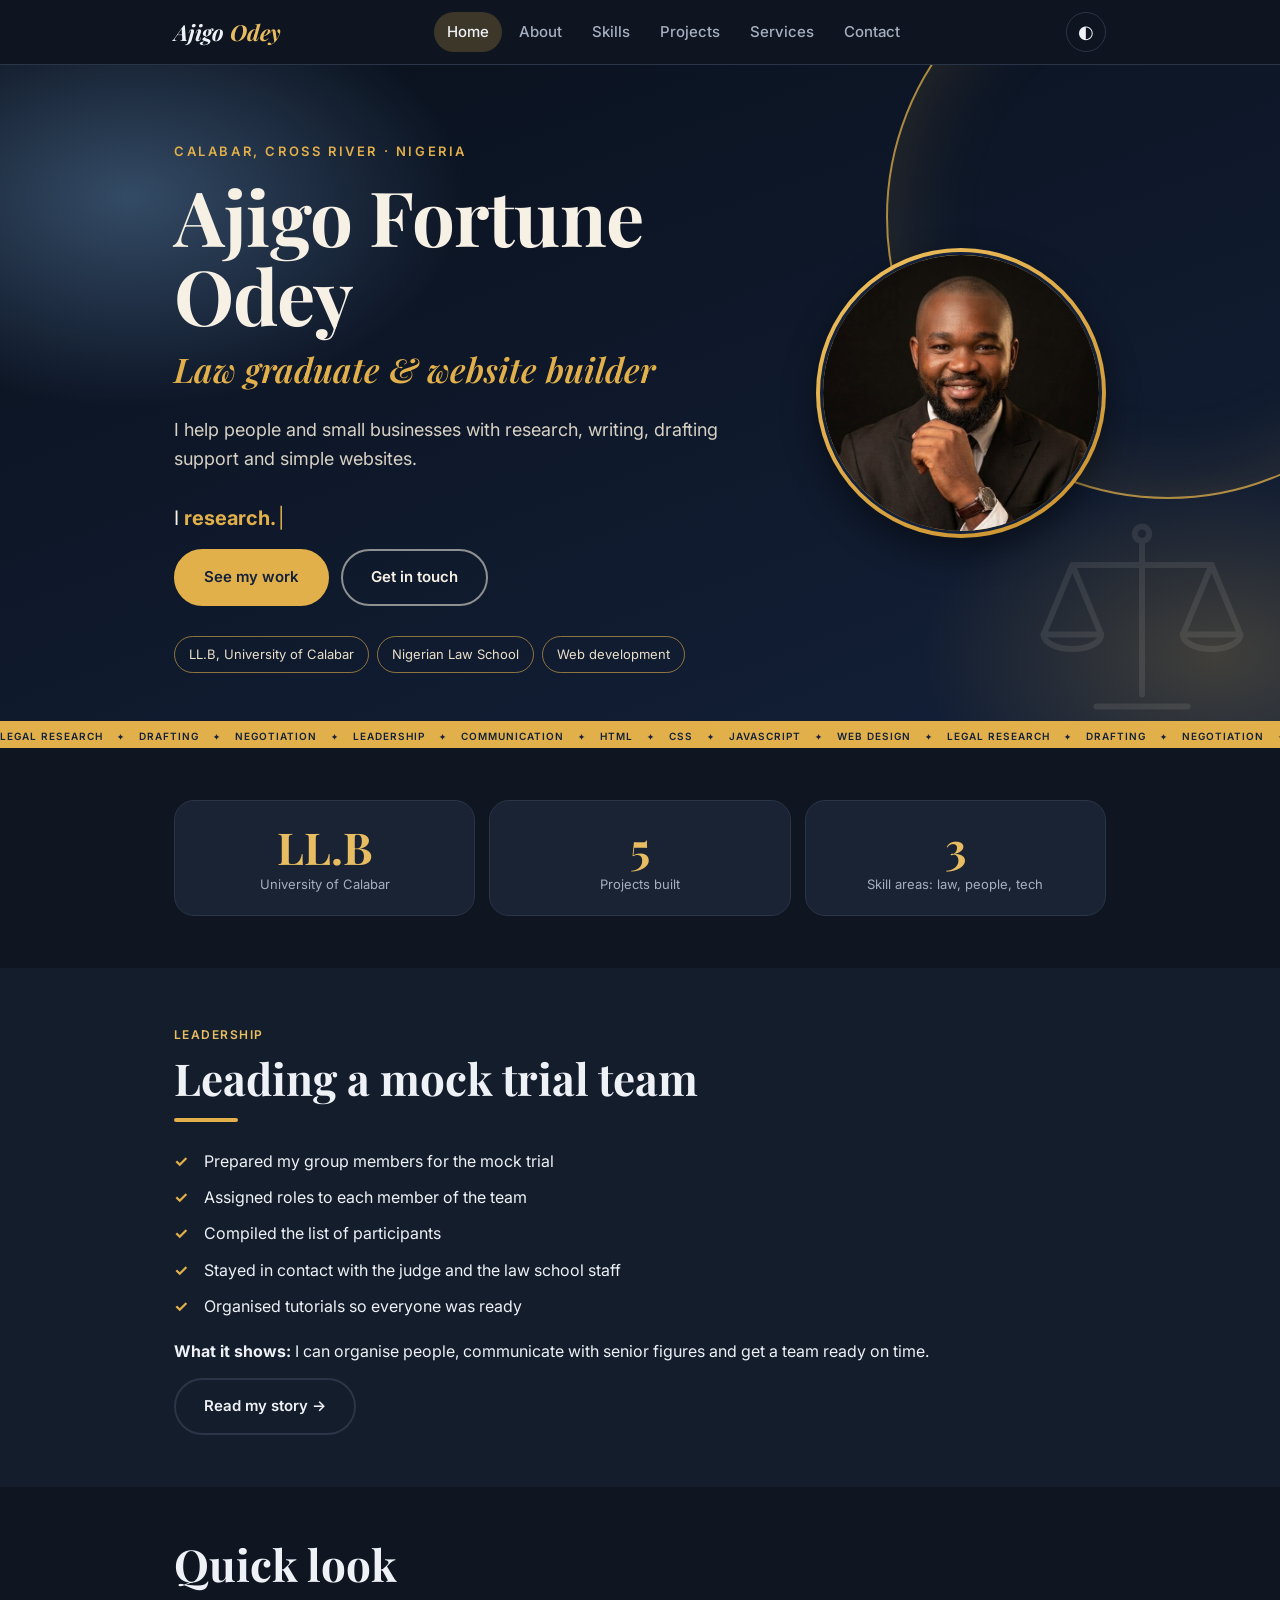
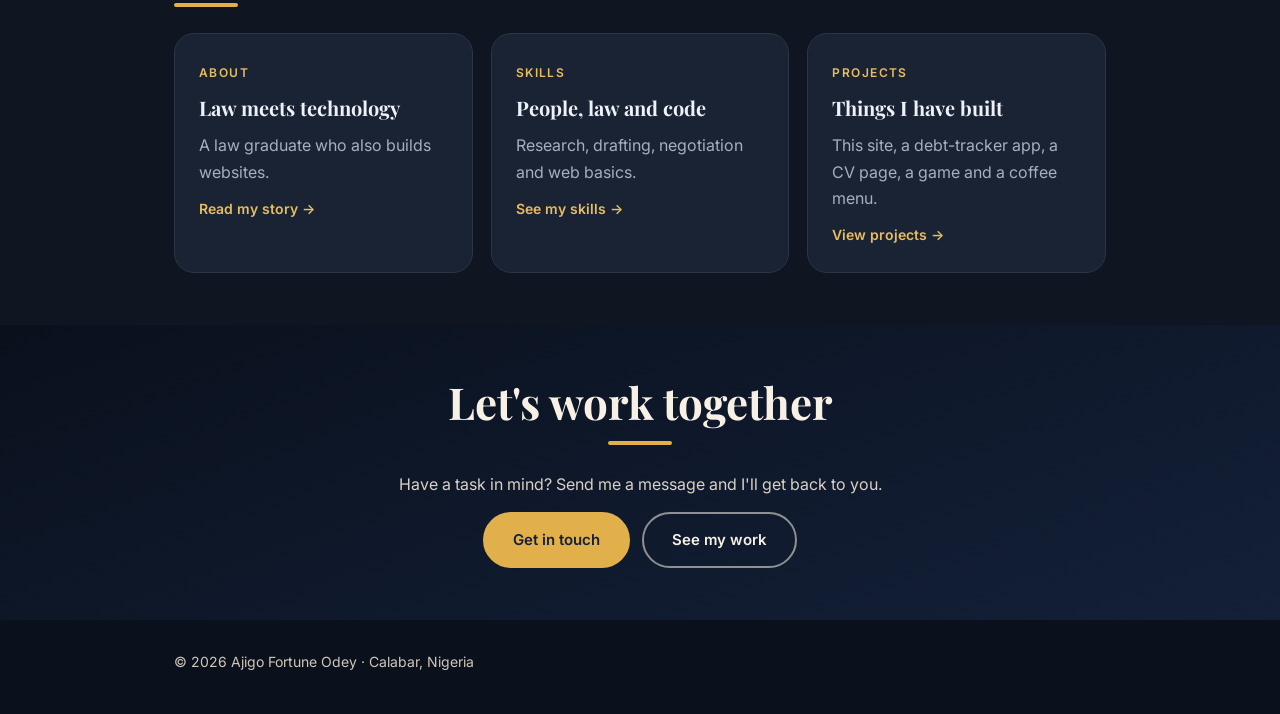
<file: index.html>
<!doctype html>
<html lang="en">
<head>
<meta charset="utf-8">
<meta name="viewport" content="width=device-width, initial-scale=1">
<title>Ajigo Fortune Odey | Law Graduate and Website Builder in Calabar, Nigeria</title>
<meta name="description" content="Ajigo Fortune Odey is a law graduate in Calabar, Nigeria offering legal research, drafting support, writing, admin help, SEO and simple websites for small businesses.">
<link rel="preconnect" href="https://fonts.googleapis.com">
<link rel="preconnect" href="https://fonts.gstatic.com" crossorigin>
<link href="https://fonts.googleapis.com/css2?family=Inter:wght@400;500;600&family=Playfair+Display:ital,wght@0,600;0,700;1,600;1,700&display=swap" rel="stylesheet">
<meta name="google-site-verification" content="YgMVKE3kGtt9CGAGAoj43GXKunGdQOUd8tYWtHK_9ls" />
<meta name="robots" content="index, follow">
<meta name="author" content="Ajigo Fortune Odey">
<link rel="canonical" href="https://ajigofortune.github.io/">
<meta property="og:type" content="website">
<meta property="og:site_name" content="Ajigo Fortune Odey">
<meta property="og:title" content="Ajigo Fortune Odey | Law Graduate and Website Builder in Calabar, Nigeria">
<meta property="og:description" content="Ajigo Fortune Odey is a law graduate in Calabar, Nigeria offering legal research, drafting support, writing, admin help, SEO and simple websites for small businesses.">
<meta property="og:url" content="https://ajigofortune.github.io/">
<meta property="og:image" content="https://ajigofortune.github.io/portrait.jpg">
<meta name="twitter:card" content="summary">
<meta name="twitter:image" content="https://ajigofortune.github.io/portrait.jpg">
<meta name="twitter:title" content="Ajigo Fortune Odey | Law Graduate and Website Builder in Calabar, Nigeria">
<meta name="twitter:description" content="Ajigo Fortune Odey is a law graduate in Calabar, Nigeria offering legal research, drafting support, writing, admin help, SEO and simple websites for small businesses.">
<script type="application/ld+json">{"@context":"https://schema.org","@type":"Person","name":"Ajigo Fortune Odey","url":"https://ajigofortune.github.io/","description":"Law graduate and website builder based in Calabar, Nigeria.","alumniOf":[{"@type":"CollegeOrUniversity","name":"University of Calabar"},{"@type":"EducationalOrganization","name":"Nigerian Law School"}],"address":{"@type":"PostalAddress","addressLocality":"Calabar","addressRegion":"Cross River","addressCountry":"NG"},"knowsAbout":["Legal research","Legal drafting support","Web development","Search engine optimisation"],"sameAs":["https://github.com/Ajigofortune"]}</script>
<link rel="stylesheet" href="style.css?v=5">
<script>(function(){try{var t=localStorage.getItem("theme");if(!t){var h=new Date().getHours();t=(h>=6&&h<18)?"light":"dark";}document.documentElement.setAttribute("data-theme",t);}catch(e){}})();</script>
<script>try{if(sessionStorage.getItem("seen"))document.documentElement.className+=" seen"}catch(e){}</script>
</head>
<body>
<div id="loader" aria-hidden="true"><div class="ring"></div><span>AO</span></div>
<div id="progress"></div>
<header class="site-header">
  <div class="wrap nav-bar">
    <a class="brand" href="index.html">Ajigo <span>Odey</span></a>
    <nav id="nav">
      <a href="index.html">Home</a>
      <a href="about.html">About</a>
      <a href="skills.html">Skills</a>
      <a href="projects.html">Projects</a>
      <a href="services.html">Services</a>
      <a href="contact.html">Contact</a>
    </nav>
    <div class="right">
      <button class="icon-btn" id="themeBtn" aria-label="Switch light or dark mode">&#9680;</button>
      <button class="icon-btn menu-btn" id="menuBtn" aria-label="Open menu" aria-expanded="false">&#9776;</button>
    </div>
  </div>
</header>
<div class="hero-band"><svg class="deco" viewBox="0 0 200 200" aria-hidden="true" fill="none" stroke="currentColor" stroke-width="5" stroke-linecap="round" stroke-linejoin="round"><circle cx="100" cy="24" r="6"/><path d="M100 30v128M62 168h76M42 50h116M42 50l-24 58h48zM158 50l-24 58h48z"/><path d="M18 108a24 12 0 0 0 48 0M134 108a24 12 0 0 0 48 0"/></svg><div class="wrap hero has-me">
  <div class="me"><img src="portrait.jpg" alt="Portrait of Ajigo Fortune Odey" width="600" height="800"></div>
  <p class="eyebrow">Calabar, Cross River &middot; Nigeria</p>
  <h1>Ajigo Fortune Odey</h1>
  <p class="subtitle">Law graduate &amp; website builder</p>
  <p class="lead">I help people and small businesses with research, writing, drafting support and simple websites.</p>
  <p class="typed-line">I <span class="word" id="typed">research.</span><span class="cursor">|</span></p>
  <div class="btns">
    <a class="btn" href="projects.html">See my work</a>
    <a class="btn alt" href="contact.html">Get in touch</a>
  </div>
  <div class="chips">
    <span class="chip">LL.B, University of Calabar</span>
    <span class="chip">Nigerian Law School</span>
    <span class="chip">Web development</span>
  </div>
</div></div>
<div class="marquee" aria-hidden="true"><div class="track"><span>Legal research</span><span>Drafting</span><span>Negotiation</span><span>Leadership</span><span>Communication</span><span>HTML</span><span>CSS</span><span>JavaScript</span><span>Web design</span><span>Legal research</span><span>Drafting</span><span>Negotiation</span><span>Leadership</span><span>Communication</span><span>HTML</span><span>CSS</span><span>JavaScript</span><span>Web design</span></div></div>
<section class="band  reveal"><div class="wrap">
<div class="stats">
  <div class="stat"><b>LL.B</b><span>University of Calabar</span></div>
  <div class="stat"><b>5</b><span>Projects built</span></div>
  <div class="stat"><b>3</b><span>Skill areas: law, people, tech</span></div>
</div>
</div></section>
<section class="band alt reveal"><div class="wrap">
<span class="tag">Leadership</span>
<h2>Leading a mock trial team</h2>
<ul class="ticks">
  <li>Prepared my group members for the mock trial</li>
  <li>Assigned roles to each member of the team</li>
  <li>Compiled the list of participants</li>
  <li>Stayed in contact with the judge and the law school staff</li>
  <li>Organised tutorials so everyone was ready</li>
</ul>
<p><strong>What it shows:</strong> I can organise people, communicate with senior figures and get a team ready on time.</p>
<a class="btn alt" href="about.html">Read my story &rarr;</a>
</div></section>
<section class="band  reveal"><div class="wrap">
<h2>Quick look</h2>
<div class="grid three">
  <div class="card">
    <span class="tag">About</span>
    <h3>Law meets technology</h3>
    <p>A law graduate who also builds websites.</p>
    <a class="more" href="about.html">Read my story &rarr;</a>
  </div>
  <div class="card">
    <span class="tag">Skills</span>
    <h3>People, law and code</h3>
    <p>Research, drafting, negotiation and web basics.</p>
    <a class="more" href="skills.html">See my skills &rarr;</a>
  </div>
  <div class="card">
    <span class="tag">Projects</span>
    <h3>Things I have built</h3>
    <p>This site, a debt-tracker app, a CV page, a game and a coffee menu.</p>
    <a class="more" href="projects.html">View projects &rarr;</a>
  </div>
</div>
</div></section>
<section class="band dark center reveal"><div class="wrap">
<h2>Let's work together</h2>
<p>Have a task in mind? Send me a message and I'll get back to you.</p>
<div class="btns" style="justify-content:center">
  <a class="btn" href="contact.html">Get in touch</a>
  <a class="btn alt" href="projects.html">See my work</a>
</div>
</div></section>

<footer>
  <div class="wrap">&copy; 2026 Ajigo Fortune Odey &middot; Calabar, Nigeria</div>
</footer>
<div class="dock">
  <a href="index.html">Home</a>
  <a href="projects.html">Projects</a>
  <a href="services.html">Services</a>
  <a href="contact.html">Contact</a>
</div>
<button class="icon-btn" id="toTop" aria-label="Back to top">&uarr;</button>
<script src="script.js"></script>
</body>
</html>
</file>
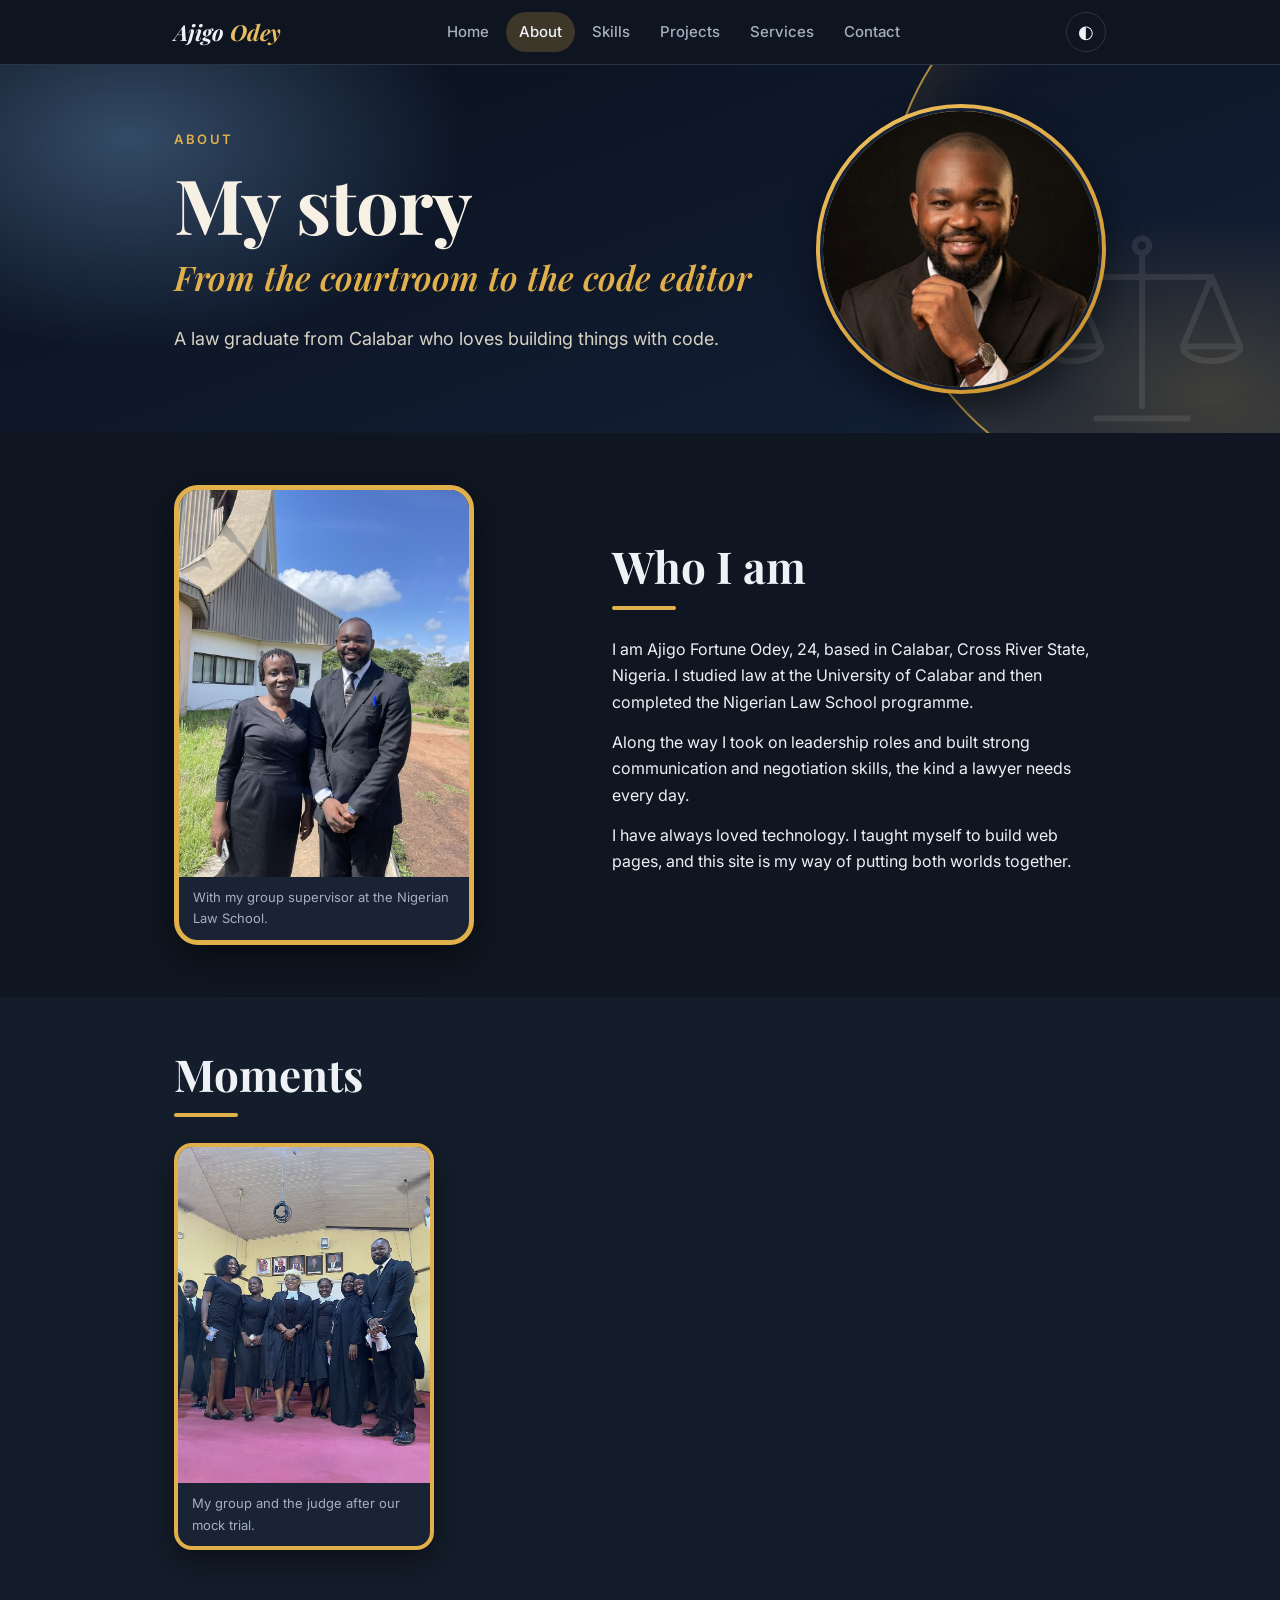
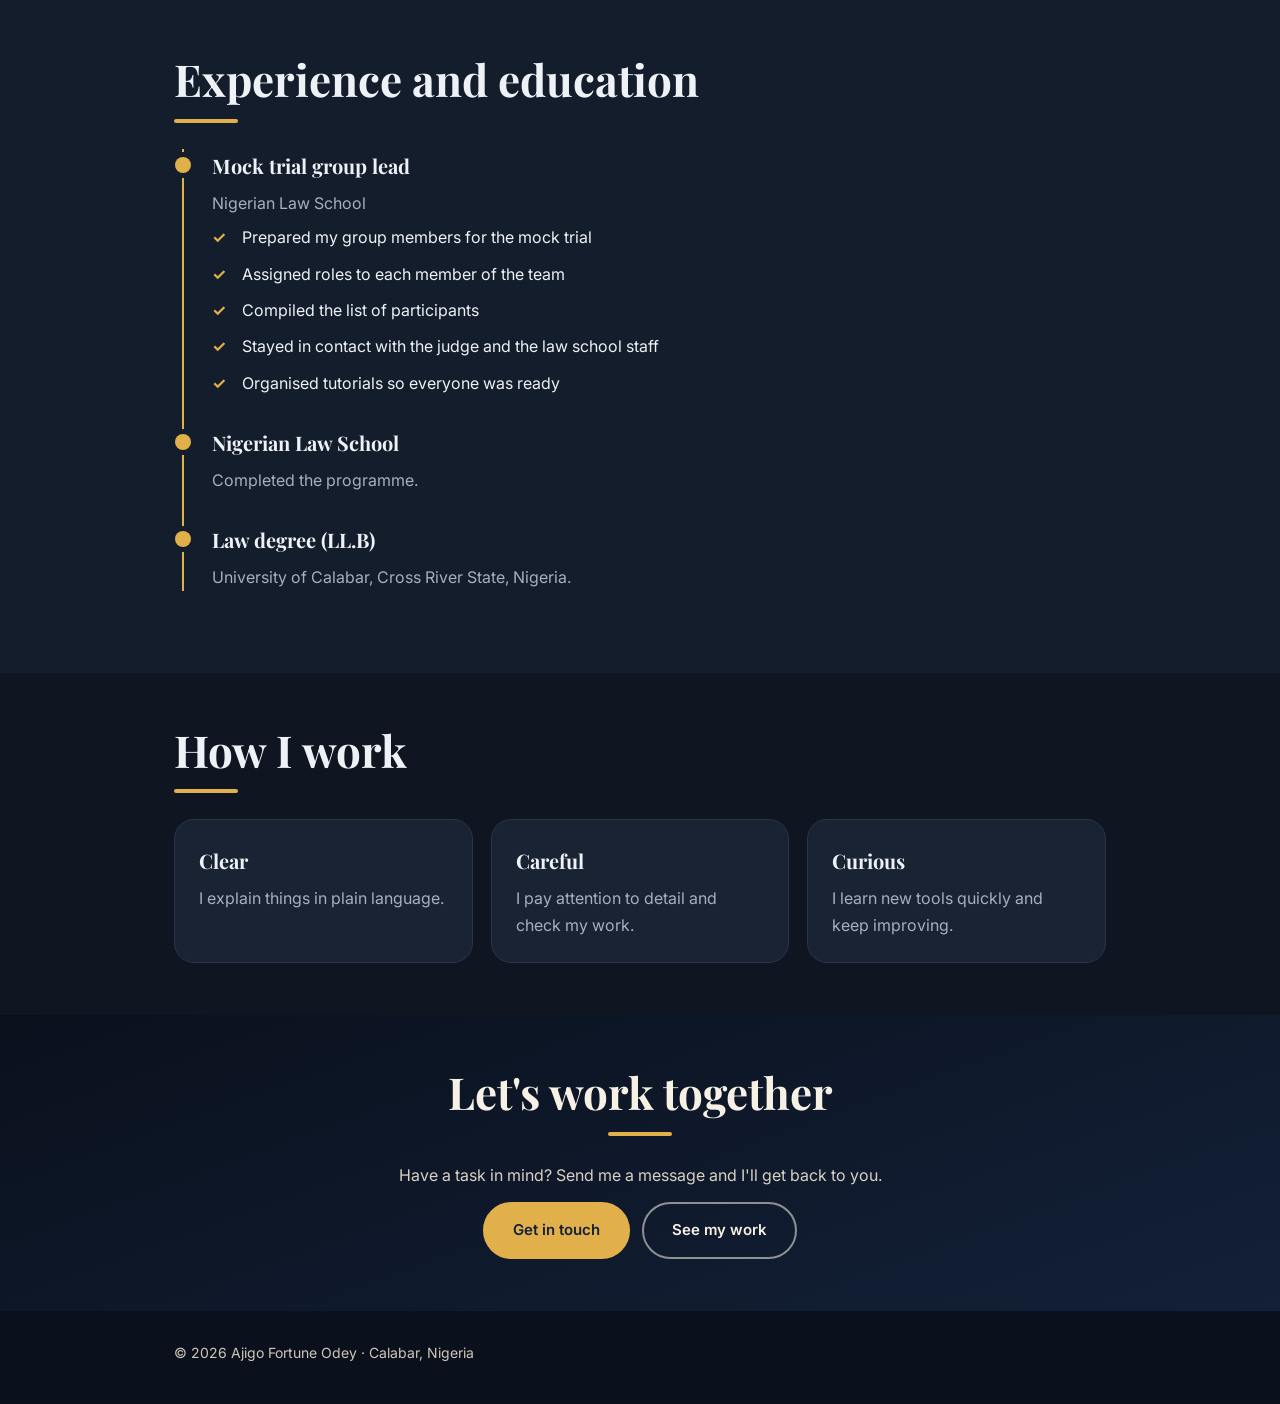
<file: about.html>
<!doctype html>
<html lang="en">
<head>
<meta charset="utf-8">
<meta name="viewport" content="width=device-width, initial-scale=1">
<title>About Ajigo Fortune Odey | Law Graduate in Calabar, Nigeria</title>
<meta name="description" content="About Ajigo Fortune Odey, a law graduate from Calabar who builds websites.">
<link rel="preconnect" href="https://fonts.googleapis.com">
<link rel="preconnect" href="https://fonts.gstatic.com" crossorigin>
<link href="https://fonts.googleapis.com/css2?family=Inter:wght@400;500;600&family=Playfair+Display:ital,wght@0,600;0,700;1,600;1,700&display=swap" rel="stylesheet">
<meta name="google-site-verification" content="YgMVKE3kGtt9CGAGAoj43GXKunGdQOUd8tYWtHK_9ls" />
<meta name="robots" content="index, follow">
<meta name="author" content="Ajigo Fortune Odey">
<link rel="canonical" href="https://ajigofortune.github.io/about.html">
<meta property="og:type" content="website">
<meta property="og:site_name" content="Ajigo Fortune Odey">
<meta property="og:title" content="About Ajigo Fortune Odey | Law Graduate in Calabar, Nigeria">
<meta property="og:description" content="About Ajigo Fortune Odey, a law graduate from Calabar who builds websites.">
<meta property="og:url" content="https://ajigofortune.github.io/about.html">
<meta property="og:image" content="https://ajigofortune.github.io/portrait.jpg">
<meta name="twitter:card" content="summary">
<meta name="twitter:image" content="https://ajigofortune.github.io/portrait.jpg">
<meta name="twitter:title" content="About Ajigo Fortune Odey | Law Graduate in Calabar, Nigeria">
<meta name="twitter:description" content="About Ajigo Fortune Odey, a law graduate from Calabar who builds websites.">
<link rel="stylesheet" href="style.css?v=5">
<script>(function(){try{var t=localStorage.getItem("theme");if(!t){var h=new Date().getHours();t=(h>=6&&h<18)?"light":"dark";}document.documentElement.setAttribute("data-theme",t);}catch(e){}})();</script>
<script>try{if(sessionStorage.getItem("seen"))document.documentElement.className+=" seen"}catch(e){}</script>
</head>
<body>
<div id="loader" aria-hidden="true"><div class="ring"></div><span>AO</span></div>
<div id="progress"></div>
<header class="site-header">
  <div class="wrap nav-bar">
    <a class="brand" href="index.html">Ajigo <span>Odey</span></a>
    <nav id="nav">
      <a href="index.html">Home</a>
      <a href="about.html">About</a>
      <a href="skills.html">Skills</a>
      <a href="projects.html">Projects</a>
      <a href="services.html">Services</a>
      <a href="contact.html">Contact</a>
    </nav>
    <div class="right">
      <button class="icon-btn" id="themeBtn" aria-label="Switch light or dark mode">&#9680;</button>
      <button class="icon-btn menu-btn" id="menuBtn" aria-label="Open menu" aria-expanded="false">&#9776;</button>
    </div>
  </div>
</header>
<div class="hero-band"><svg class="deco" viewBox="0 0 200 200" aria-hidden="true" fill="none" stroke="currentColor" stroke-width="5" stroke-linecap="round" stroke-linejoin="round"><circle cx="100" cy="24" r="6"/><path d="M100 30v128M62 168h76M42 50h116M42 50l-24 58h48zM158 50l-24 58h48z"/><path d="M18 108a24 12 0 0 0 48 0M134 108a24 12 0 0 0 48 0"/></svg><div class="wrap hero small has-me">
  <div class="me"><img src="portrait.jpg" alt="Portrait of Ajigo Fortune Odey" width="600" height="800"></div>
  <p class="eyebrow">About</p>
  <h1>My story</h1>
  <p class="subtitle">From the courtroom to the code editor</p>
  <p class="lead">A law graduate from Calabar who loves building things with code.</p>
  
</div></div>
<section class="band  reveal"><div class="wrap">
<div class="feature"><figure class="frame" style="max-width:300px"><img src="supervisor.jpg" alt="Ajigo with his group supervisor outdoors" loading="lazy" width="900" height="1200"><figcaption>With my group supervisor at the Nigerian Law School.</figcaption></figure><div><h2>Who I am</h2>
<p>I am Ajigo Fortune Odey, 24, based in Calabar, Cross River State, Nigeria. I studied law at the University of Calabar and then completed the Nigerian Law School programme.</p>
<p>Along the way I took on leadership roles and built strong communication and negotiation skills, the kind a lawyer needs every day.</p>
<p>I have always loved technology. I taught myself to build web pages, and this site is my way of putting both worlds together.</p></div></div>
</div></section>
<section class="band alt reveal"><div class="wrap">
<h2>Moments</h2>
<div class="moments">
  <figure class="frame"><img src="mock-trial.jpg" alt="Ajigo with his mock trial group and the judge in a courtroom" loading="lazy" width="1000" height="1333"><figcaption>My group and the judge after our mock trial.</figcaption></figure>
</div>
</div></section>
<section class="band alt reveal"><div class="wrap">
<h2>Experience and education</h2>
<div class="timeline">
  <div class="t-item">
    <h3>Mock trial group lead</h3>
    <p>Nigerian Law School</p>
    <ul class="ticks">
  <li>Prepared my group members for the mock trial</li>
  <li>Assigned roles to each member of the team</li>
  <li>Compiled the list of participants</li>
  <li>Stayed in contact with the judge and the law school staff</li>
  <li>Organised tutorials so everyone was ready</li>
</ul>
  </div>
  <div class="t-item">
    <h3>Nigerian Law School</h3>
    <p>Completed the programme.</p>
  </div>
  <div class="t-item">
    <h3>Law degree (LL.B)</h3>
    <p>University of Calabar, Cross River State, Nigeria.</p>
  </div>
</div>
</div></section>
<section class="band  reveal"><div class="wrap">
<h2>How I work</h2>
<div class="grid three">
  <div class="card"><h3>Clear</h3><p>I explain things in plain language.</p></div>
  <div class="card"><h3>Careful</h3><p>I pay attention to detail and check my work.</p></div>
  <div class="card"><h3>Curious</h3><p>I learn new tools quickly and keep improving.</p></div>
</div>
</div></section>
<section class="band dark center reveal"><div class="wrap">
<h2>Let's work together</h2>
<p>Have a task in mind? Send me a message and I'll get back to you.</p>
<div class="btns" style="justify-content:center">
  <a class="btn" href="contact.html">Get in touch</a>
  <a class="btn alt" href="projects.html">See my work</a>
</div>
</div></section>

<footer>
  <div class="wrap">&copy; 2026 Ajigo Fortune Odey &middot; Calabar, Nigeria</div>
</footer>
<div class="dock">
  <a href="index.html">Home</a>
  <a href="projects.html">Projects</a>
  <a href="services.html">Services</a>
  <a href="contact.html">Contact</a>
</div>
<button class="icon-btn" id="toTop" aria-label="Back to top">&uarr;</button>
<script src="script.js"></script>
</body>
</html>
</file>
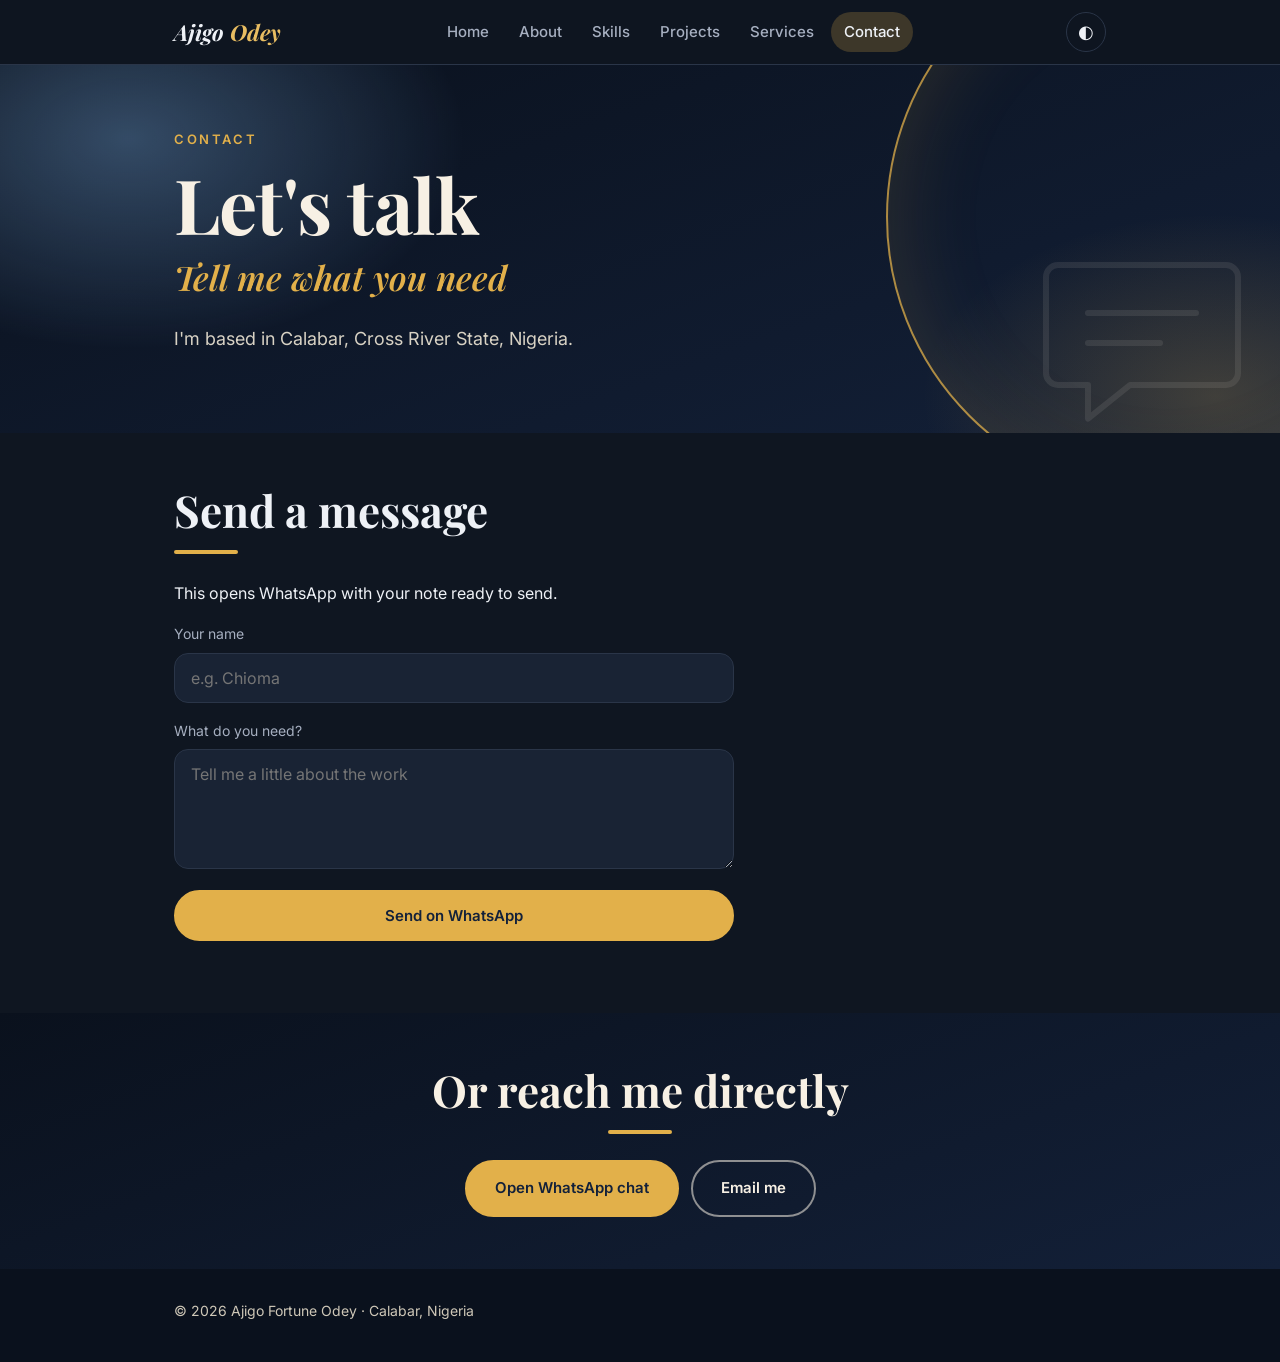
<file: contact.html>
<!doctype html>
<html lang="en">
<head>
<meta charset="utf-8">
<meta name="viewport" content="width=device-width, initial-scale=1">
<title>Contact Ajigo Fortune Odey | Calabar, Nigeria</title>
<meta name="description" content="Contact Ajigo Fortune Odey by WhatsApp or email.">
<link rel="preconnect" href="https://fonts.googleapis.com">
<link rel="preconnect" href="https://fonts.gstatic.com" crossorigin>
<link href="https://fonts.googleapis.com/css2?family=Inter:wght@400;500;600&family=Playfair+Display:ital,wght@0,600;0,700;1,600;1,700&display=swap" rel="stylesheet">
<meta name="google-site-verification" content="YgMVKE3kGtt9CGAGAoj43GXKunGdQOUd8tYWtHK_9ls" />
<meta name="robots" content="index, follow">
<meta name="author" content="Ajigo Fortune Odey">
<link rel="canonical" href="https://ajigofortune.github.io/contact.html">
<meta property="og:type" content="website">
<meta property="og:site_name" content="Ajigo Fortune Odey">
<meta property="og:title" content="Contact Ajigo Fortune Odey | Calabar, Nigeria">
<meta property="og:description" content="Contact Ajigo Fortune Odey by WhatsApp or email.">
<meta property="og:url" content="https://ajigofortune.github.io/contact.html">
<meta property="og:image" content="https://ajigofortune.github.io/portrait.jpg">
<meta name="twitter:card" content="summary">
<meta name="twitter:image" content="https://ajigofortune.github.io/portrait.jpg">
<meta name="twitter:title" content="Contact Ajigo Fortune Odey | Calabar, Nigeria">
<meta name="twitter:description" content="Contact Ajigo Fortune Odey by WhatsApp or email.">
<link rel="stylesheet" href="style.css?v=5">
<script>(function(){try{var t=localStorage.getItem("theme");if(!t){var h=new Date().getHours();t=(h>=6&&h<18)?"light":"dark";}document.documentElement.setAttribute("data-theme",t);}catch(e){}})();</script>
<script>try{if(sessionStorage.getItem("seen"))document.documentElement.className+=" seen"}catch(e){}</script>
</head>
<body>
<div id="loader" aria-hidden="true"><div class="ring"></div><span>AO</span></div>
<div id="progress"></div>
<header class="site-header">
  <div class="wrap nav-bar">
    <a class="brand" href="index.html">Ajigo <span>Odey</span></a>
    <nav id="nav">
      <a href="index.html">Home</a>
      <a href="about.html">About</a>
      <a href="skills.html">Skills</a>
      <a href="projects.html">Projects</a>
      <a href="services.html">Services</a>
      <a href="contact.html">Contact</a>
    </nav>
    <div class="right">
      <button class="icon-btn" id="themeBtn" aria-label="Switch light or dark mode">&#9680;</button>
      <button class="icon-btn menu-btn" id="menuBtn" aria-label="Open menu" aria-expanded="false">&#9776;</button>
    </div>
  </div>
</header>
<div class="hero-band"><svg class="deco" viewBox="0 0 200 200" aria-hidden="true" fill="none" stroke="currentColor" stroke-width="5" stroke-linecap="round" stroke-linejoin="round"><path d="M30 40h140a10 10 0 0 1 10 10v80a10 10 0 0 1-10 10H90l-35 28v-28H30a10 10 0 0 1-10-10V50a10 10 0 0 1 10-10z"/><path d="M55 80h90M55 105h60"/></svg><div class="wrap hero small">
  
  <p class="eyebrow">Contact</p>
  <h1>Let's talk</h1>
  <p class="subtitle">Tell me what you need</p>
  <p class="lead">I'm based in Calabar, Cross River State, Nigeria.</p>
  
</div></div>
<section class="band  reveal"><div class="wrap">
<h2>Send a message</h2>
<p>This opens WhatsApp with your note ready to send.</p>
<form id="contactForm">
  <div><label for="cName">Your name</label><input id="cName" type="text" required placeholder="e.g. Chioma"></div>
  <div><label for="cMsg">What do you need?</label><textarea id="cMsg" required placeholder="Tell me a little about the work"></textarea></div>
  <button class="btn" type="submit">Send on WhatsApp</button>
</form>
</div></section>
<section class="band dark center reveal"><div class="wrap">
<h2>Or reach me directly</h2>
<div class="btns" style="justify-content:center">
  <a class="btn" href="https://wa.me/2349131201732">Open WhatsApp chat</a>
  <a class="btn alt" href="mailto:ajigofortune@gmail.com">Email me</a>
</div>
</div></section>

<footer>
  <div class="wrap">&copy; 2026 Ajigo Fortune Odey &middot; Calabar, Nigeria</div>
</footer>
<div class="dock">
  <a href="index.html">Home</a>
  <a href="projects.html">Projects</a>
  <a href="services.html">Services</a>
  <a href="contact.html">Contact</a>
</div>
<button class="icon-btn" id="toTop" aria-label="Back to top">&uarr;</button>
<script src="script.js"></script>
</body>
</html>
</file>
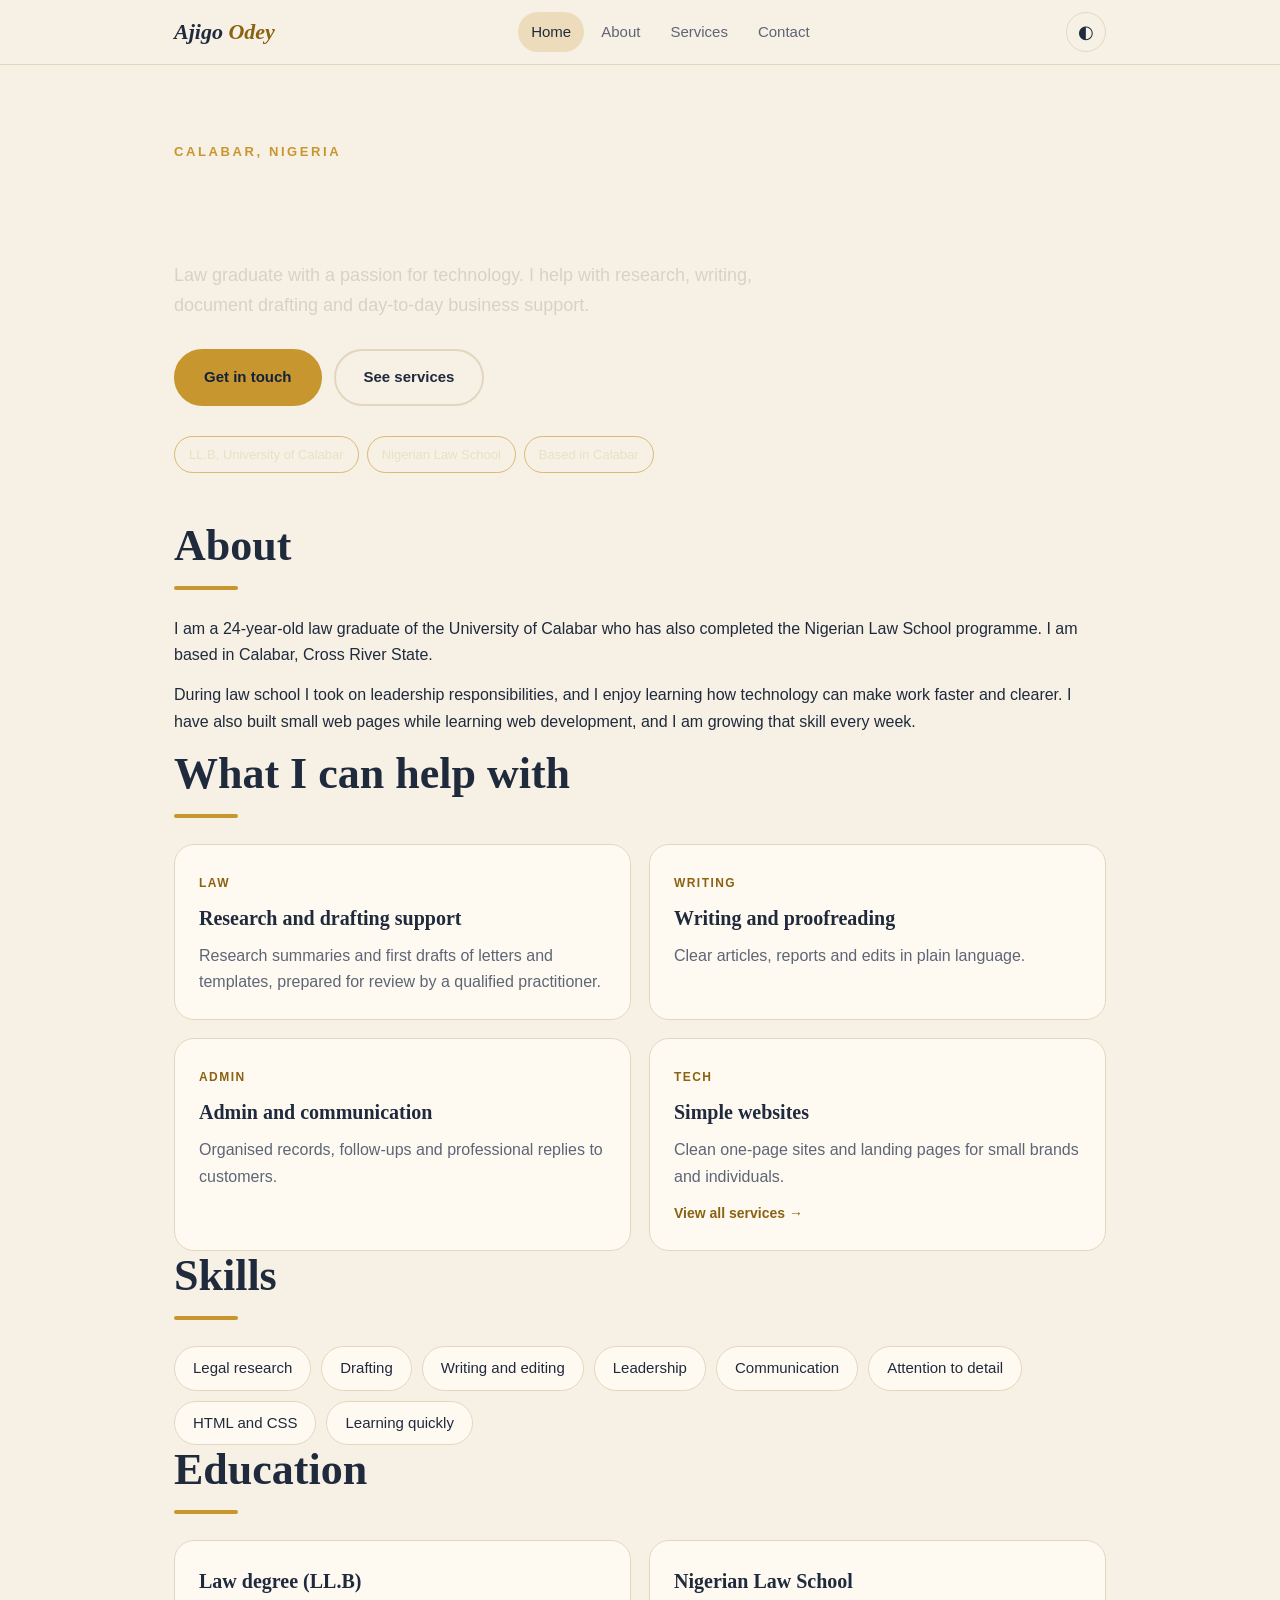
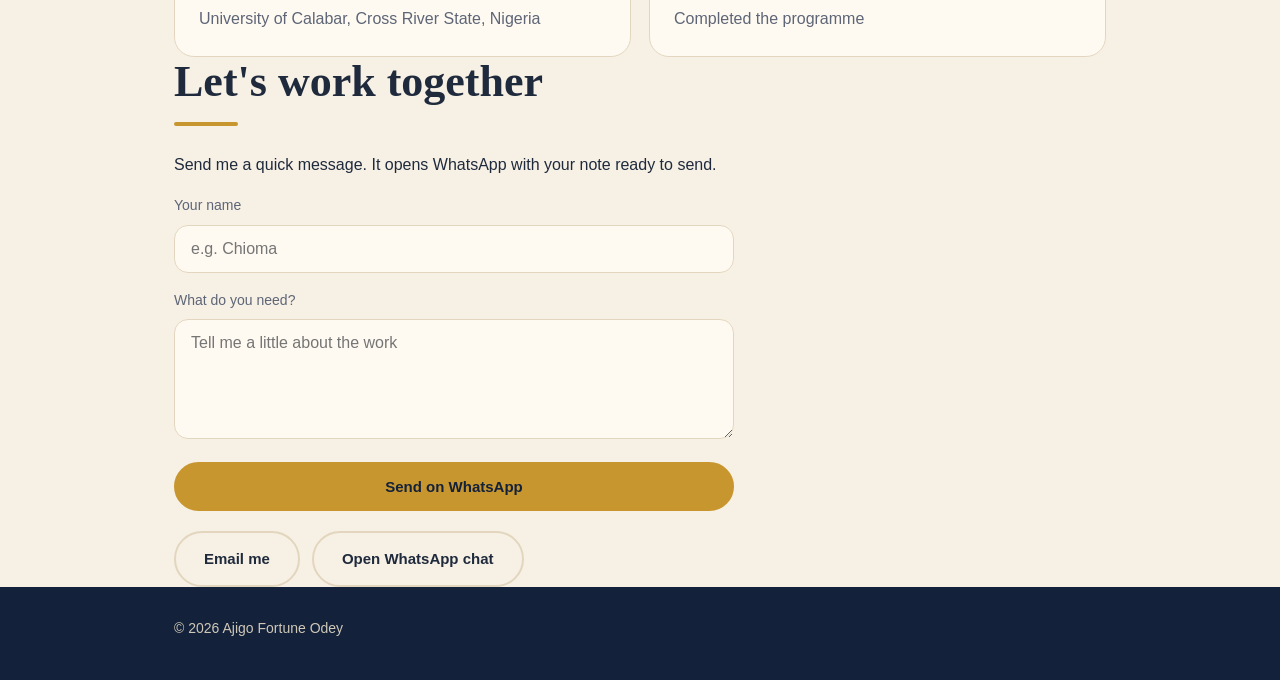
<file: Further index.html>
<!doctype html>
<html lang="en">
<head>
<meta charset="utf-8">
<meta name="viewport" content="width=device-width, initial-scale=1">
<title>Ajigo Fortune Odey | Law Graduate</title>
<meta name="description" content="Ajigo Fortune Odey, law graduate based in Calabar, Nigeria. Research, writing, drafting support, admin help and simple websites.">
<link rel="stylesheet" href="style.css">
</head>
<body>

<header class="site-header">
  <div class="wrap nav-bar">
    <a class="brand" href="index.html">Ajigo <span>Odey</span></a>
    <nav id="nav">
      <a href="index.html" class="active">Home</a>
      <a href="index.html#about">About</a>
      <a href="services.html">Services</a>
      <a href="index.html#contact">Contact</a>
    </nav>
    <div class="right">
      <button class="icon-btn" id="themeBtn" aria-label="Switch light or dark mode">&#9680;</button>
      <button class="icon-btn menu-btn" id="menuBtn" aria-label="Open menu" aria-expanded="false">&#9776;</button>
    </div>
  </div>
</header>

<main class="wrap">

  <div class="hero">
    <p class="eyebrow">Calabar, Nigeria</p>
    <h1>Ajigo Fortune Odey</h1>
    <p class="lead">Law graduate with a passion for technology. I help with research, writing, document drafting and day-to-day business support.</p>
    <div class="btns">
      <a class="btn" href="#contact">Get in touch</a>
      <a class="btn alt" href="services.html">See services</a>
    </div>
    <div class="chips">
      <span class="chip">LL.B, University of Calabar</span>
      <span class="chip">Nigerian Law School</span>
      <span class="chip">Based in Calabar</span>
    </div>
  </div>

  <section id="about" class="reveal">
    <h2>About</h2>
    <p>I am a 24-year-old law graduate of the University of Calabar who has also completed the Nigerian Law School programme. I am based in Calabar, Cross River State.</p>
    <p>During law school I took on leadership responsibilities, and I enjoy learning how technology can make work faster and clearer. I have also built small web pages while learning web development, and I am growing that skill every week.</p>
  </section>

  <section id="services" class="reveal">
    <h2>What I can help with</h2>
    <div class="grid two">
      <div class="card">
        <span class="tag">Law</span>
        <h3>Research and drafting support</h3>
        <p>Research summaries and first drafts of letters and templates, prepared for review by a qualified practitioner.</p>
      </div>
      <div class="card">
        <span class="tag">Writing</span>
        <h3>Writing and proofreading</h3>
        <p>Clear articles, reports and edits in plain language.</p>
      </div>
      <div class="card">
        <span class="tag">Admin</span>
        <h3>Admin and communication</h3>
        <p>Organised records, follow-ups and professional replies to customers.</p>
      </div>
      <div class="card">
        <span class="tag">Tech</span>
        <h3>Simple websites</h3>
        <p>Clean one-page sites and landing pages for small brands and individuals.</p>
        <a class="more" href="services.html">View all services &rarr;</a>
      </div>
    </div>
  </section>

  <section id="skills" class="reveal">
    <h2>Skills</h2>
    <ul class="tags">
      <li>Legal research</li>
      <li>Drafting</li>
      <li>Writing and editing</li>
      <li>Leadership</li>
      <li>Communication</li>
      <li>Attention to detail</li>
      <li>HTML and CSS</li>
      <li>Learning quickly</li>
    </ul>
  </section>

  <section id="education" class="reveal">
    <h2>Education</h2>
    <div class="grid two">
      <div class="card">
        <h3>Law degree (LL.B)</h3>
        <p>University of Calabar, Cross River State, Nigeria</p>
      </div>
      <div class="card">
        <h3>Nigerian Law School</h3>
        <p>Completed the programme</p>
      </div>
    </div>
  </section>

  <section id="contact" class="reveal">
    <h2>Let's work together</h2>
    <p>Send me a quick message. It opens WhatsApp with your note ready to send.</p>
    <form id="contactForm">
      <div>
        <label for="cName">Your name</label>
        <input id="cName" type="text" required placeholder="e.g. Chioma">
      </div>
      <div>
        <label for="cMsg">What do you need?</label>
        <textarea id="cMsg" required placeholder="Tell me a little about the work"></textarea>
      </div>
      <button class="btn" type="submit">Send on WhatsApp</button>
    </form>
    <div class="btns">
      <a class="btn alt" href="mailto:ajigofortune@gmail.com">Email me</a>
      <a class="btn alt" href="https://wa.me/2349131201732">Open WhatsApp chat</a>
    </div>
  </section>

</main>

<footer>
  <div class="wrap">&copy; 2026 Ajigo Fortune Odey</div>
</footer>

<button class="icon-btn" id="toTop" aria-label="Back to top">&uarr;</button>
<script src="script.js"></script>
</body>
</html>
</file>
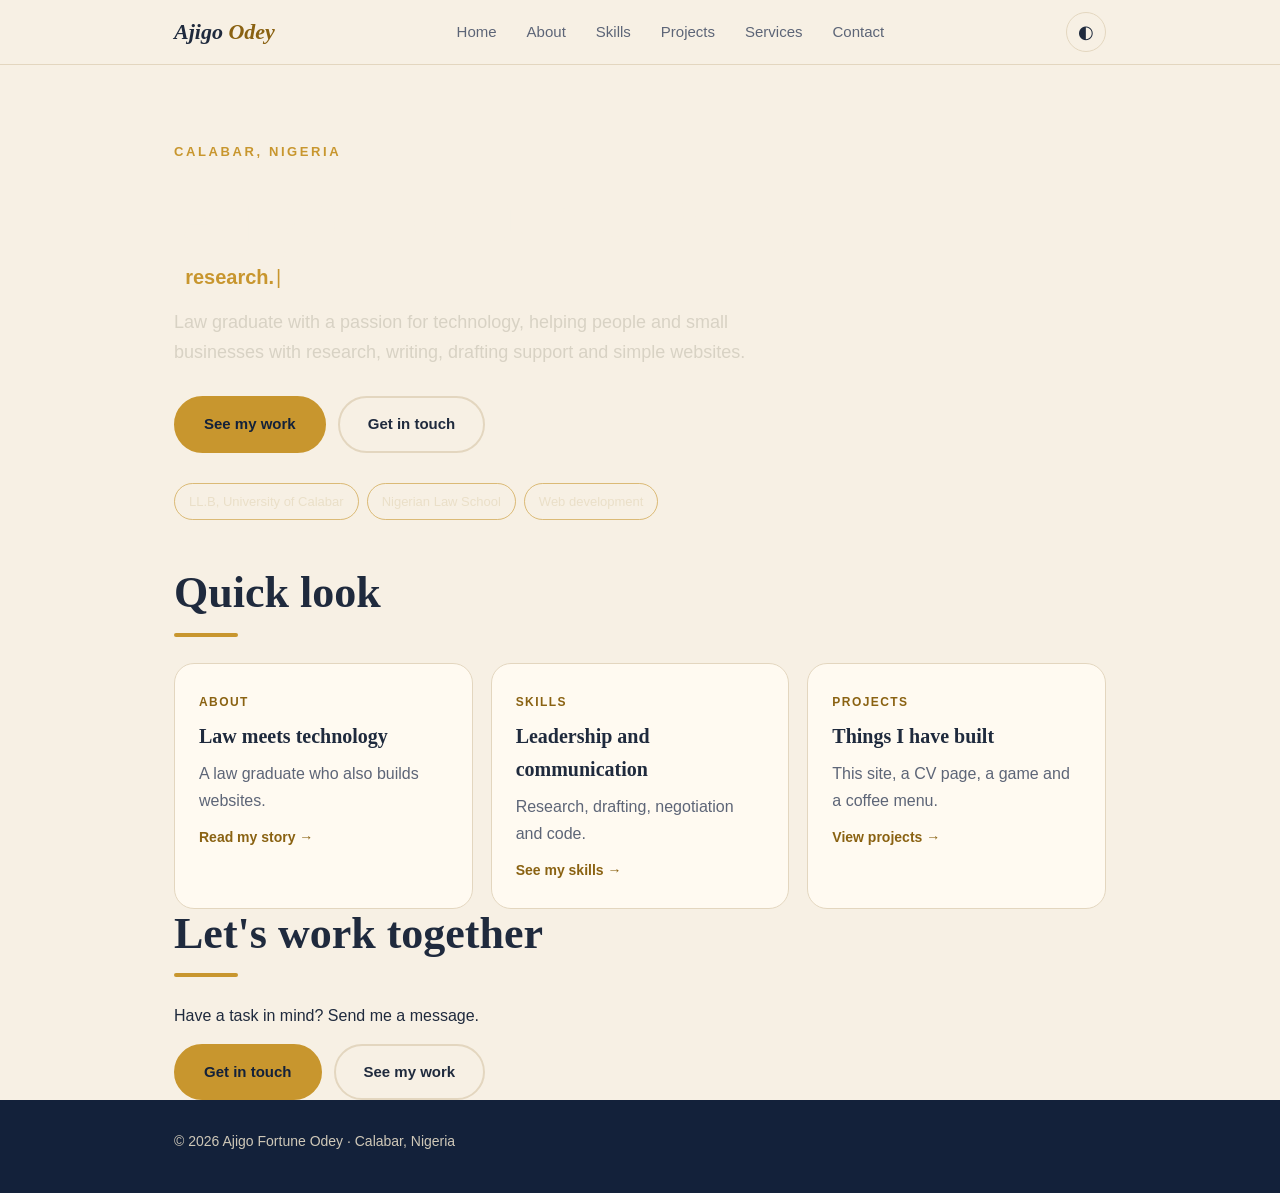
<file: index .html>
<!doctype html>
<html lang="en">
<head>
<meta charset="utf-8">
<meta name="viewport" content="width=device-width, initial-scale=1">
<title>Ajigo Fortune Odey | Law Graduate</title>
<meta name="description" content="Ajigo Fortune Odey, law graduate based in Calabar, Nigeria. Research, writing, drafting support and simple websites.">
<link rel="stylesheet" href="style.css">
</head>
<body>
<div id="progress"></div>
<header class="site-header">
  <div class="wrap nav-bar">
    <a class="brand" href="index.html">Ajigo <span>Odey</span></a>
    <nav id="nav">
      <a href="index.html">Home</a>
      <a href="about.html">About</a>
      <a href="skills.html">Skills</a>
      <a href="projects.html">Projects</a>
      <a href="services.html">Services</a>
      <a href="contact.html">Contact</a>
    </nav>
    <div class="right">
      <button class="icon-btn" id="themeBtn" aria-label="Switch light or dark mode">&#9680;</button>
      <button class="icon-btn menu-btn" id="menuBtn" aria-label="Open menu" aria-expanded="false">&#9776;</button>
    </div>
  </div>
</header>

<main>
  <div class="hero-wrap"><div class="wrap hero">
    <p class="eyebrow">Calabar, Nigeria</p>
    <h1>Ajigo Fortune Odey</h1>
    <p class="typed-line">I <span class="word" id="typed">research.</span><span class="cursor">|</span></p>
    <p class="lead">Law graduate with a passion for technology, helping people and small businesses with research, writing, drafting support and simple websites.</p>
    <div class="btns">
      <a class="btn" href="projects.html">See my work</a>
      <a class="btn alt" href="contact.html">Get in touch</a>
    </div>
    <div class="chips">
      <span class="chip">LL.B, University of Calabar</span>
      <span class="chip">Nigerian Law School</span>
      <span class="chip">Web development</span>
    </div>
  </div></div>

  <div class="wrap">
  <section class="reveal">
    <h2>Quick look</h2>
    <div class="grid three">
      <div class="card">
        <span class="tag">About</span>
        <h3>Law meets technology</h3>
        <p>A law graduate who also builds websites.</p>
        <a class="more" href="about.html">Read my story &rarr;</a>
      </div>
      <div class="card">
        <span class="tag">Skills</span>
        <h3>Leadership and communication</h3>
        <p>Research, drafting, negotiation and code.</p>
        <a class="more" href="skills.html">See my skills &rarr;</a>
      </div>
      <div class="card">
        <span class="tag">Projects</span>
        <h3>Things I have built</h3>
        <p>This site, a CV page, a game and a coffee menu.</p>
        <a class="more" href="projects.html">View projects &rarr;</a>
      </div>
    </div>
  </section>
  <section class="reveal">
    <div class="cta">
      <h2>Let's work together</h2>
      <p>Have a task in mind? Send me a message.</p>
      <div class="btns">
        <a class="btn" href="contact.html">Get in touch</a>
        <a class="btn alt" href="projects.html">See my work</a>
      </div>
    </div>
  </section>
  </div>
</main>

<footer>
  <div class="wrap">&copy; 2026 Ajigo Fortune Odey &middot; Calabar, Nigeria</div>
</footer>
<button class="icon-btn" id="toTop" aria-label="Back to top">&uarr;</button>
<script src="script.js"></script>
</body>
</html>
</file>
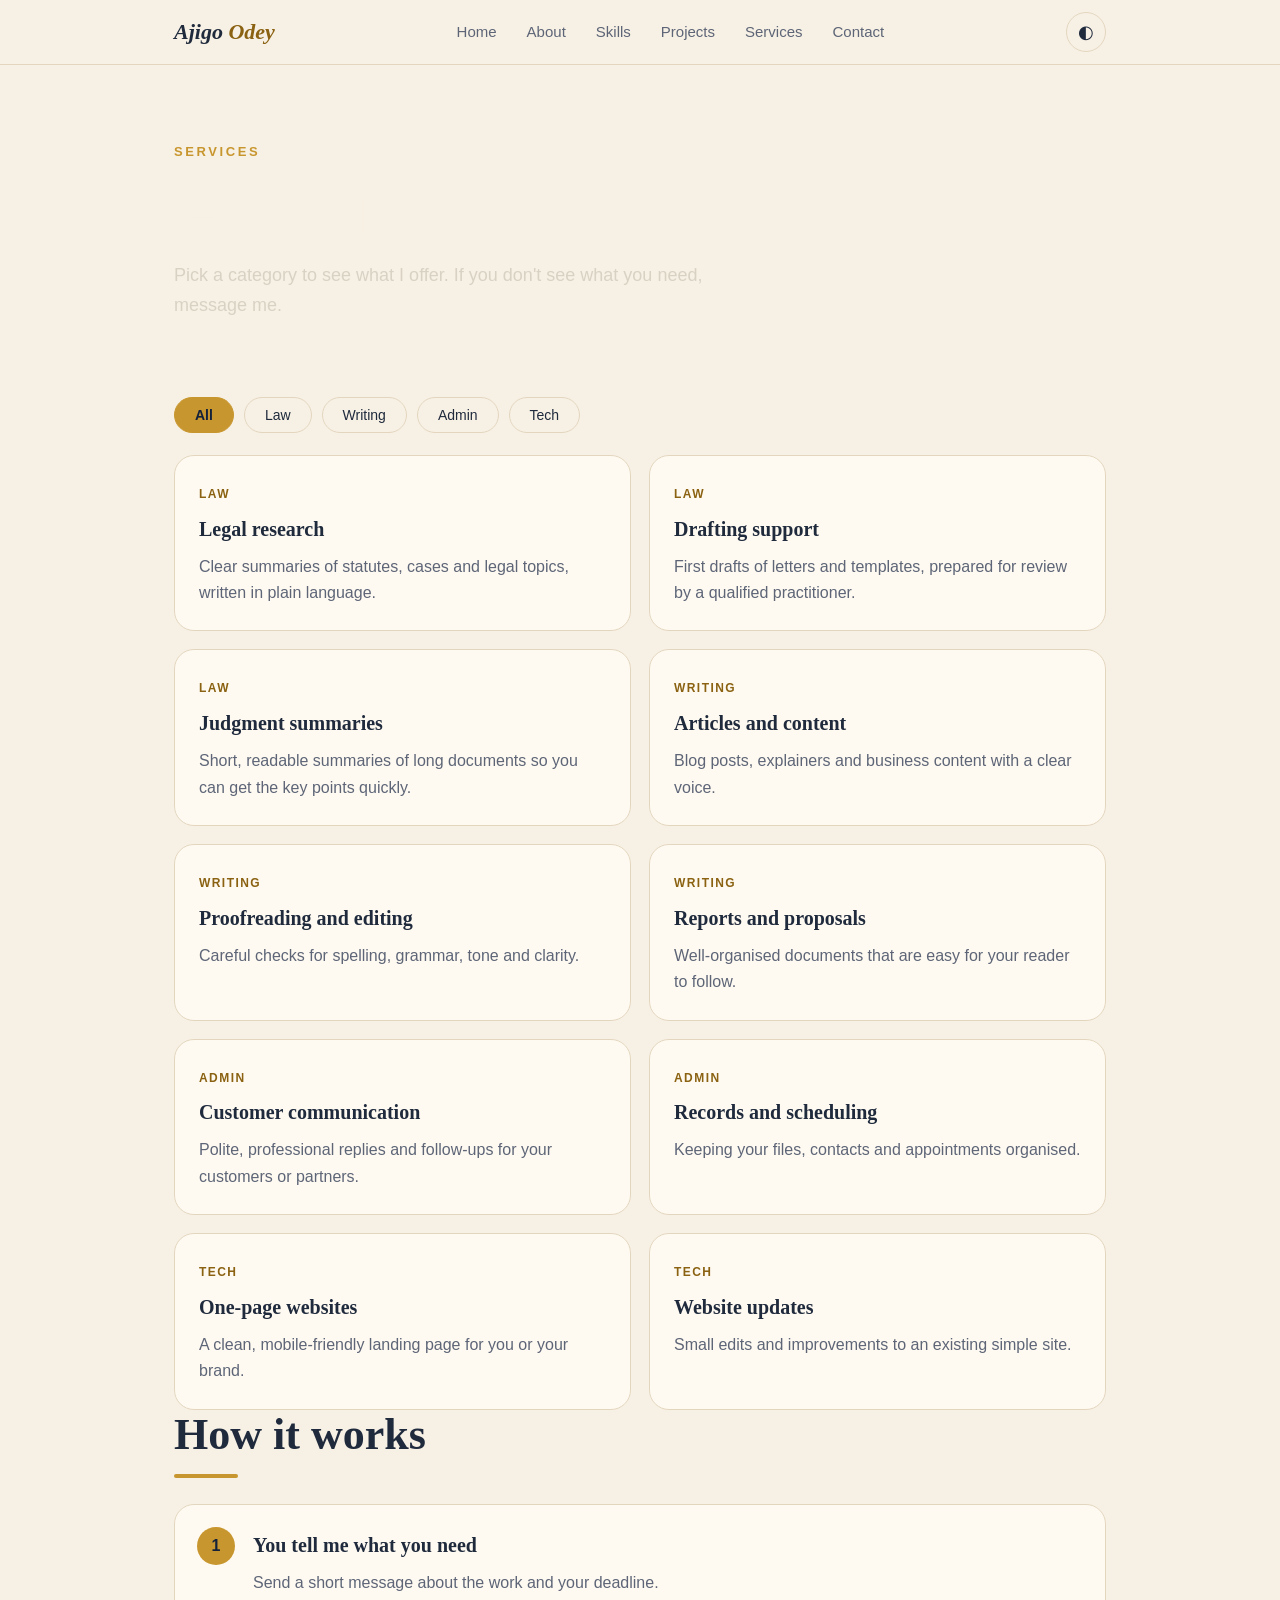
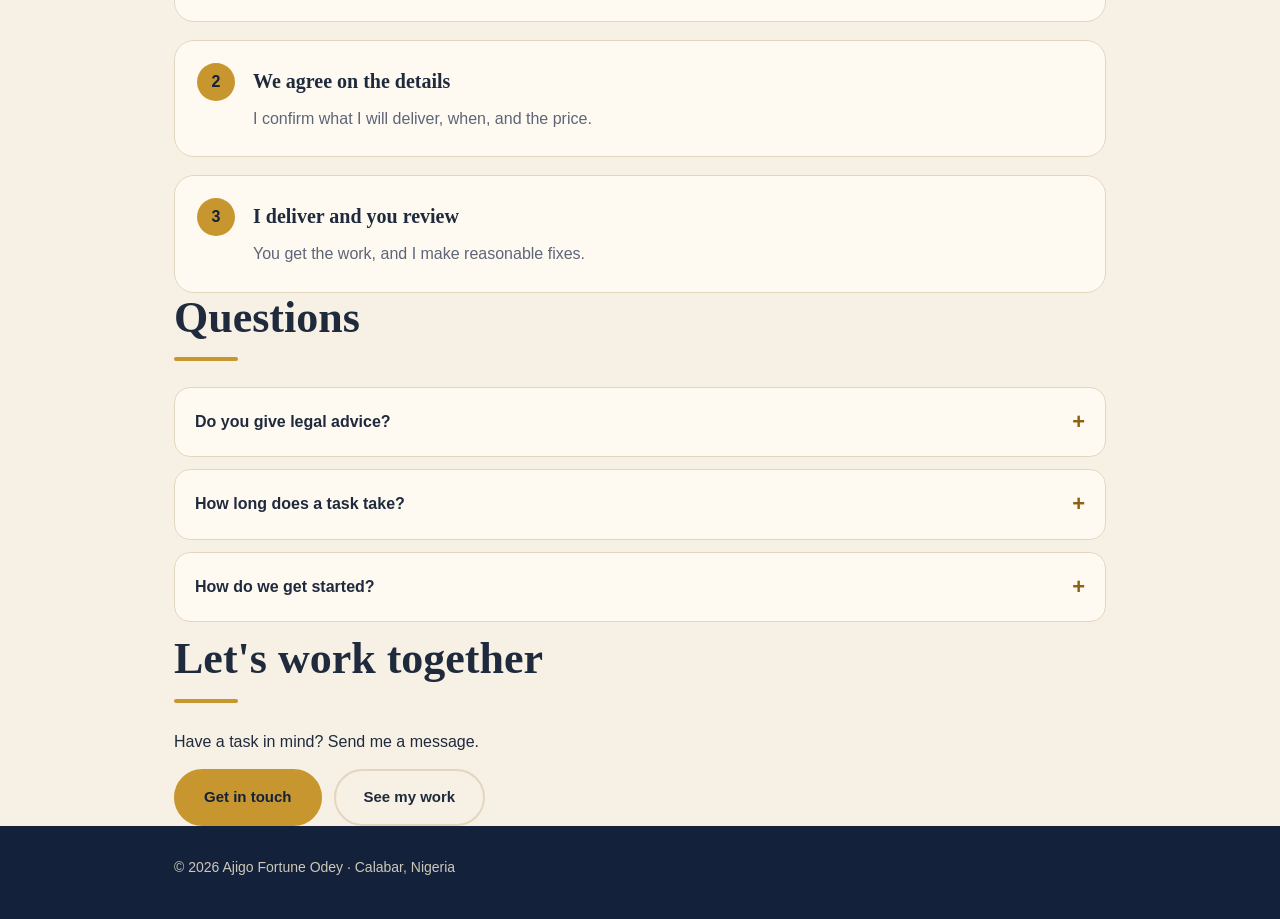
<file: services .html>
<!doctype html>
<html lang="en">
<head>
<meta charset="utf-8">
<meta name="viewport" content="width=device-width, initial-scale=1">
<title>Services | Ajigo Fortune Odey</title>
<meta name="description" content="Research, writing, drafting support, admin help and simple websites from Ajigo Fortune Odey in Calabar, Nigeria.">
<link rel="stylesheet" href="style.css">
</head>
<body>
<div id="progress"></div>
<header class="site-header">
  <div class="wrap nav-bar">
    <a class="brand" href="index.html">Ajigo <span>Odey</span></a>
    <nav id="nav">
      <a href="index.html">Home</a>
      <a href="about.html">About</a>
      <a href="skills.html">Skills</a>
      <a href="projects.html">Projects</a>
      <a href="services.html">Services</a>
      <a href="contact.html">Contact</a>
    </nav>
    <div class="right">
      <button class="icon-btn" id="themeBtn" aria-label="Switch light or dark mode">&#9680;</button>
      <button class="icon-btn menu-btn" id="menuBtn" aria-label="Open menu" aria-expanded="false">&#9776;</button>
    </div>
  </div>
</header>

<div class="hero-wrap"><div class="wrap hero">
    <p class="eyebrow">Services</p>
    <h1>How I can help</h1>
    <p class="lead">Pick a category to see what I offer. If you don't see what you need, message me.</p>
  </div></div>
<main class="wrap">
  <section class="reveal">
    <div class="filters">
      <button class="filter active" data-filter="all">All</button>
      <button class="filter" data-filter="law">Law</button>
      <button class="filter" data-filter="writing">Writing</button>
      <button class="filter" data-filter="admin">Admin</button>
      <button class="filter" data-filter="tech">Tech</button>
    </div>
    <div class="grid two">
      <div class="card service" data-cat="law">
        <span class="tag">Law</span>
        <h3>Legal research</h3>
        <p>Clear summaries of statutes, cases and legal topics, written in plain language.</p>
      </div>
      <div class="card service" data-cat="law">
        <span class="tag">Law</span>
        <h3>Drafting support</h3>
        <p>First drafts of letters and templates, prepared for review by a qualified practitioner.</p>
      </div>
      <div class="card service" data-cat="law">
        <span class="tag">Law</span>
        <h3>Judgment summaries</h3>
        <p>Short, readable summaries of long documents so you can get the key points quickly.</p>
      </div>
      <div class="card service" data-cat="writing">
        <span class="tag">Writing</span>
        <h3>Articles and content</h3>
        <p>Blog posts, explainers and business content with a clear voice.</p>
      </div>
      <div class="card service" data-cat="writing">
        <span class="tag">Writing</span>
        <h3>Proofreading and editing</h3>
        <p>Careful checks for spelling, grammar, tone and clarity.</p>
      </div>
      <div class="card service" data-cat="writing">
        <span class="tag">Writing</span>
        <h3>Reports and proposals</h3>
        <p>Well-organised documents that are easy for your reader to follow.</p>
      </div>
      <div class="card service" data-cat="admin">
        <span class="tag">Admin</span>
        <h3>Customer communication</h3>
        <p>Polite, professional replies and follow-ups for your customers or partners.</p>
      </div>
      <div class="card service" data-cat="admin">
        <span class="tag">Admin</span>
        <h3>Records and scheduling</h3>
        <p>Keeping your files, contacts and appointments organised.</p>
      </div>
      <div class="card service" data-cat="tech">
        <span class="tag">Tech</span>
        <h3>One-page websites</h3>
        <p>A clean, mobile-friendly landing page for you or your brand.</p>
      </div>
      <div class="card service" data-cat="tech">
        <span class="tag">Tech</span>
        <h3>Website updates</h3>
        <p>Small edits and improvements to an existing simple site.</p>
      </div>
    </div>
  </section>

  <section class="reveal">
    <h2>How it works</h2>
    <div class="grid steps">
      <div class="card"><h3>You tell me what you need</h3><p>Send a short message about the work and your deadline.</p></div>
      <div class="card"><h3>We agree on the details</h3><p>I confirm what I will deliver, when, and the price.</p></div>
      <div class="card"><h3>I deliver and you review</h3><p>You get the work, and I make reasonable fixes.</p></div>
    </div>
  </section>

  <section class="reveal">
    <h2>Questions</h2>
    <details>
      <summary>Do you give legal advice?</summary>
      <p>My research and drafting support is prepared for review by a qualified legal practitioner. I do not replace one.</p>
    </details>
    <details>
      <summary>How long does a task take?</summary>
      <p>It depends on the size of the task. Tell me your deadline when you message me and I'll say honestly whether I can meet it.</p>
    </details>
    <details>
      <summary>How do we get started?</summary>
      <p>Send a message on WhatsApp or email with a short description of what you need.</p>
    </details>
  </section>
  <section class="reveal">
    <div class="cta">
      <h2>Let's work together</h2>
      <p>Have a task in mind? Send me a message.</p>
      <div class="btns">
        <a class="btn" href="contact.html">Get in touch</a>
        <a class="btn alt" href="projects.html">See my work</a>
      </div>
    </div>
  </section>
</main>

<footer>
  <div class="wrap">&copy; 2026 Ajigo Fortune Odey &middot; Calabar, Nigeria</div>
</footer>
<button class="icon-btn" id="toTop" aria-label="Back to top">&uarr;</button>
<script src="script.js"></script>
</body>
</html>
</file>
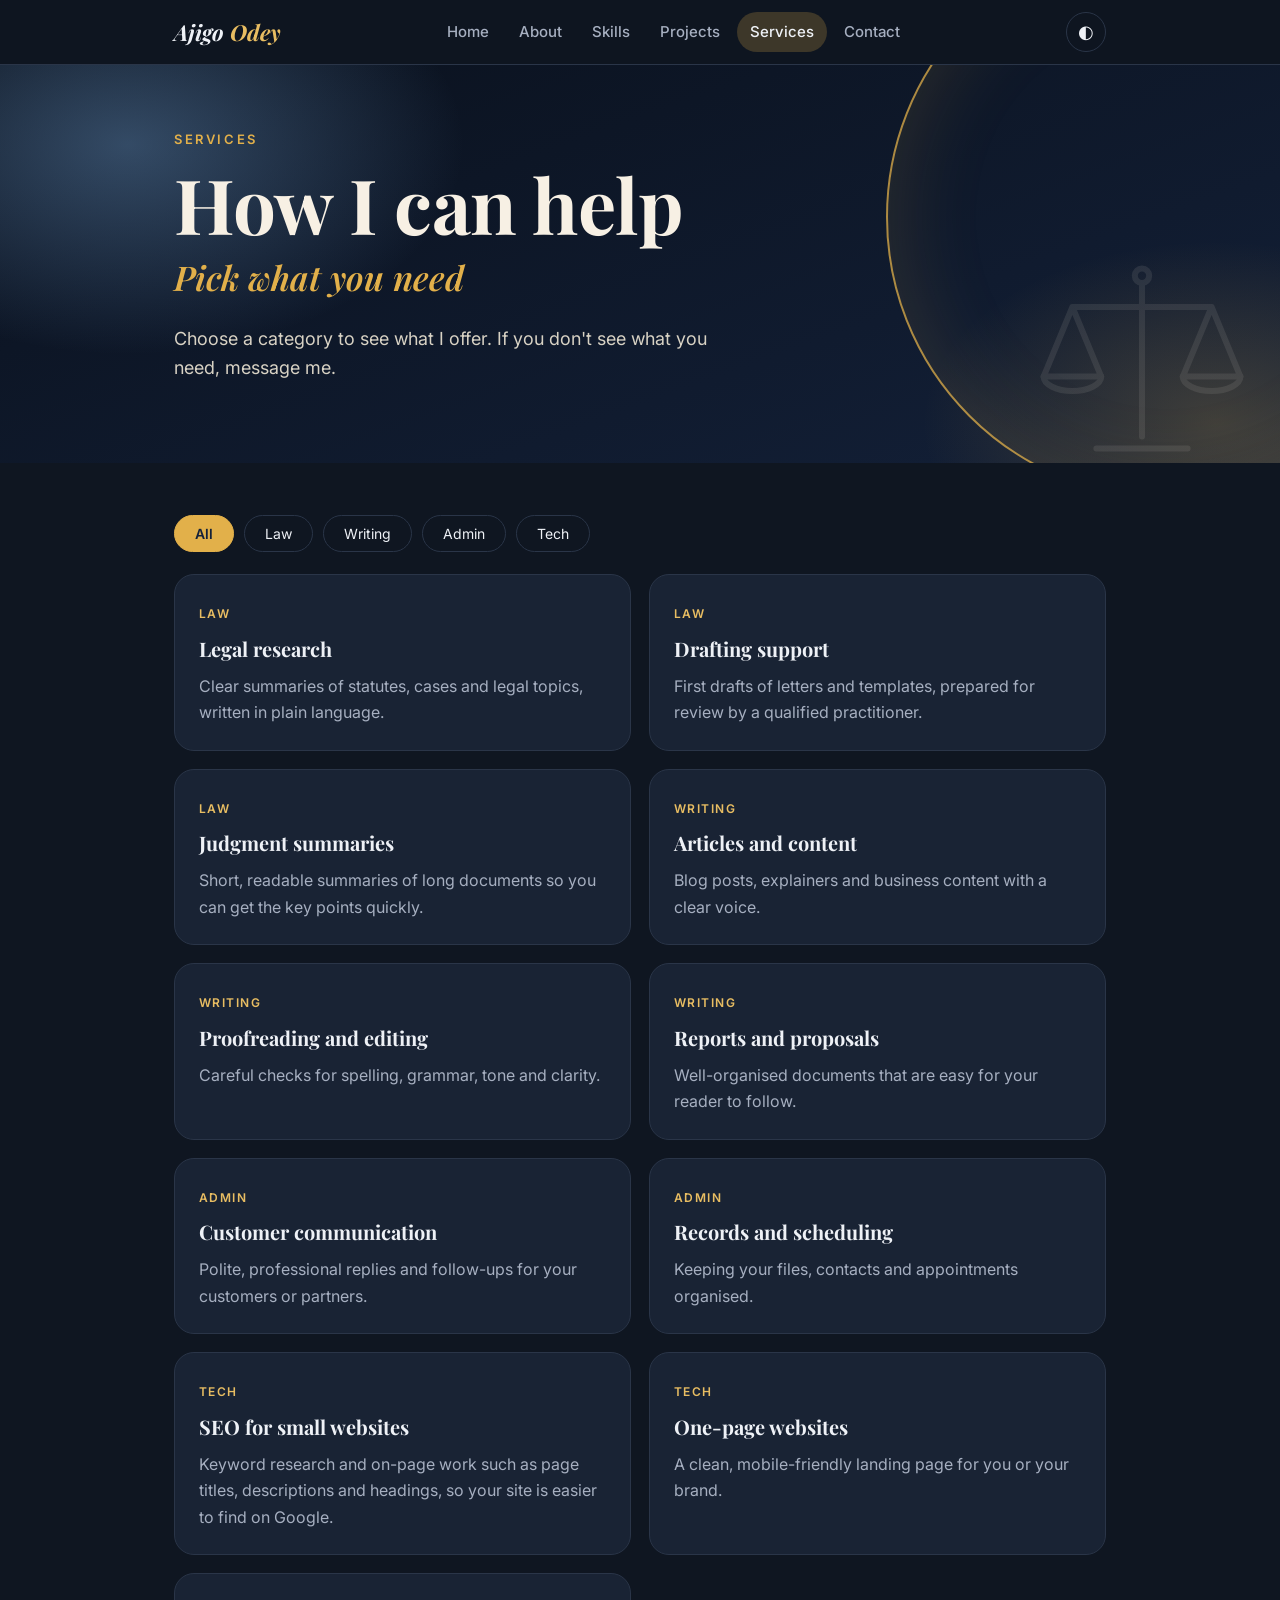
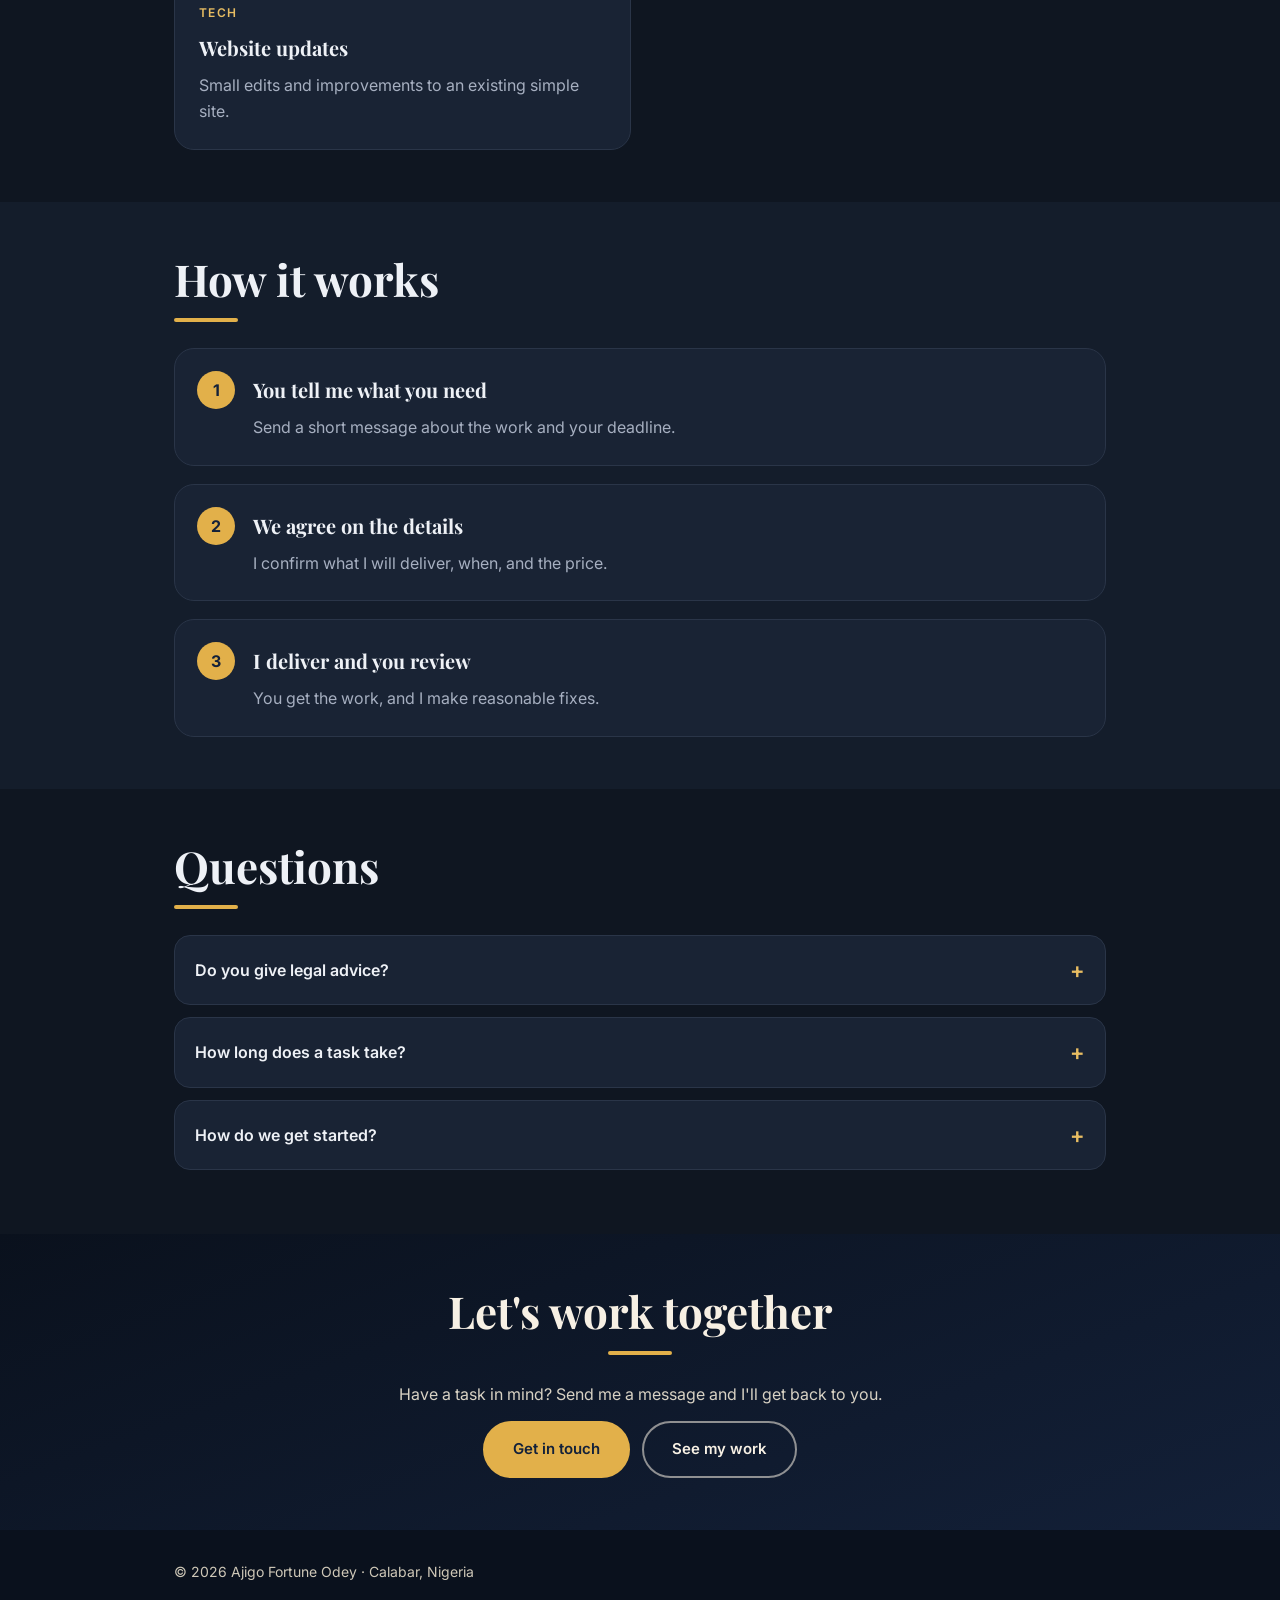
<file: services.html>
<!doctype html>
<html lang="en">
<head>
<meta charset="utf-8">
<meta name="viewport" content="width=device-width, initial-scale=1">
<title>Legal Research, Writing, SEO and Website Services in Calabar | Ajigo Fortune Odey</title>
<meta name="description" content="Research, writing, drafting support, admin help and simple websites from Ajigo Fortune Odey in Calabar, Nigeria.">
<link rel="preconnect" href="https://fonts.googleapis.com">
<link rel="preconnect" href="https://fonts.gstatic.com" crossorigin>
<link href="https://fonts.googleapis.com/css2?family=Inter:wght@400;500;600&family=Playfair+Display:ital,wght@0,600;0,700;1,600;1,700&display=swap" rel="stylesheet">
<meta name="google-site-verification" content="YgMVKE3kGtt9CGAGAoj43GXKunGdQOUd8tYWtHK_9ls" />
<meta name="robots" content="index, follow">
<meta name="author" content="Ajigo Fortune Odey">
<link rel="canonical" href="https://ajigofortune.github.io/services.html">
<meta property="og:type" content="website">
<meta property="og:site_name" content="Ajigo Fortune Odey">
<meta property="og:title" content="Legal Research, Writing, SEO and Website Services in Calabar | Ajigo Fortune Odey">
<meta property="og:description" content="Research, writing, drafting support, admin help and simple websites from Ajigo Fortune Odey in Calabar, Nigeria.">
<meta property="og:url" content="https://ajigofortune.github.io/services.html">
<meta property="og:image" content="https://ajigofortune.github.io/portrait.jpg">
<meta name="twitter:card" content="summary">
<meta name="twitter:image" content="https://ajigofortune.github.io/portrait.jpg">
<meta name="twitter:title" content="Legal Research, Writing, SEO and Website Services in Calabar | Ajigo Fortune Odey">
<meta name="twitter:description" content="Research, writing, drafting support, admin help and simple websites from Ajigo Fortune Odey in Calabar, Nigeria.">
<link rel="stylesheet" href="style.css?v=5">
<script>(function(){try{var t=localStorage.getItem("theme");if(!t){var h=new Date().getHours();t=(h>=6&&h<18)?"light":"dark";}document.documentElement.setAttribute("data-theme",t);}catch(e){}})();</script>
<script>try{if(sessionStorage.getItem("seen"))document.documentElement.className+=" seen"}catch(e){}</script>
</head>
<body>
<div id="loader" aria-hidden="true"><div class="ring"></div><span>AO</span></div>
<div id="progress"></div>
<header class="site-header">
  <div class="wrap nav-bar">
    <a class="brand" href="index.html">Ajigo <span>Odey</span></a>
    <nav id="nav">
      <a href="index.html">Home</a>
      <a href="about.html">About</a>
      <a href="skills.html">Skills</a>
      <a href="projects.html">Projects</a>
      <a href="services.html">Services</a>
      <a href="contact.html">Contact</a>
    </nav>
    <div class="right">
      <button class="icon-btn" id="themeBtn" aria-label="Switch light or dark mode">&#9680;</button>
      <button class="icon-btn menu-btn" id="menuBtn" aria-label="Open menu" aria-expanded="false">&#9776;</button>
    </div>
  </div>
</header>
<div class="hero-band"><svg class="deco" viewBox="0 0 200 200" aria-hidden="true" fill="none" stroke="currentColor" stroke-width="5" stroke-linecap="round" stroke-linejoin="round"><circle cx="100" cy="24" r="6"/><path d="M100 30v128M62 168h76M42 50h116M42 50l-24 58h48zM158 50l-24 58h48z"/><path d="M18 108a24 12 0 0 0 48 0M134 108a24 12 0 0 0 48 0"/></svg><div class="wrap hero small">
  
  <p class="eyebrow">Services</p>
  <h1>How I can help</h1>
  <p class="subtitle">Pick what you need</p>
  <p class="lead">Choose a category to see what I offer. If you don't see what you need, message me.</p>
  
</div></div>
<section class="band  reveal"><div class="wrap">
<div class="filters">
  <button class="filter active" data-filter="all">All</button>
  <button class="filter" data-filter="law">Law</button>
  <button class="filter" data-filter="writing">Writing</button>
  <button class="filter" data-filter="admin">Admin</button>
  <button class="filter" data-filter="tech">Tech</button>
</div>
<div class="grid two">
<div class="card service" data-cat="law">
  <span class="tag">Law</span>
  <h3>Legal research</h3>
  <p>Clear summaries of statutes, cases and legal topics, written in plain language.</p>
</div>
<div class="card service" data-cat="law">
  <span class="tag">Law</span>
  <h3>Drafting support</h3>
  <p>First drafts of letters and templates, prepared for review by a qualified practitioner.</p>
</div>
<div class="card service" data-cat="law">
  <span class="tag">Law</span>
  <h3>Judgment summaries</h3>
  <p>Short, readable summaries of long documents so you can get the key points quickly.</p>
</div>
<div class="card service" data-cat="writing">
  <span class="tag">Writing</span>
  <h3>Articles and content</h3>
  <p>Blog posts, explainers and business content with a clear voice.</p>
</div>
<div class="card service" data-cat="writing">
  <span class="tag">Writing</span>
  <h3>Proofreading and editing</h3>
  <p>Careful checks for spelling, grammar, tone and clarity.</p>
</div>
<div class="card service" data-cat="writing">
  <span class="tag">Writing</span>
  <h3>Reports and proposals</h3>
  <p>Well-organised documents that are easy for your reader to follow.</p>
</div>
<div class="card service" data-cat="admin">
  <span class="tag">Admin</span>
  <h3>Customer communication</h3>
  <p>Polite, professional replies and follow-ups for your customers or partners.</p>
</div>
<div class="card service" data-cat="admin">
  <span class="tag">Admin</span>
  <h3>Records and scheduling</h3>
  <p>Keeping your files, contacts and appointments organised.</p>
</div>
<div class="card service" data-cat="tech">
  <span class="tag">Tech</span>
  <h3>SEO for small websites</h3>
  <p>Keyword research and on-page work such as page titles, descriptions and headings, so your site is easier to find on Google.</p>
</div>
<div class="card service" data-cat="tech">
  <span class="tag">Tech</span>
  <h3>One-page websites</h3>
  <p>A clean, mobile-friendly landing page for you or your brand.</p>
</div>
<div class="card service" data-cat="tech">
  <span class="tag">Tech</span>
  <h3>Website updates</h3>
  <p>Small edits and improvements to an existing simple site.</p>
</div>
</div>
</div></section>
<section class="band alt reveal"><div class="wrap">
<h2>How it works</h2>
<div class="grid steps">
  <div class="card"><h3>You tell me what you need</h3><p>Send a short message about the work and your deadline.</p></div>
  <div class="card"><h3>We agree on the details</h3><p>I confirm what I will deliver, when, and the price.</p></div>
  <div class="card"><h3>I deliver and you review</h3><p>You get the work, and I make reasonable fixes.</p></div>
</div>
</div></section>
<section class="band  reveal"><div class="wrap">
<h2>Questions</h2>
<details><summary>Do you give legal advice?</summary><p>My research and drafting support is prepared for review by a qualified legal practitioner. I do not replace one.</p></details>
<details><summary>How long does a task take?</summary><p>It depends on the size of the task. Tell me your deadline when you message me and I'll say honestly whether I can meet it.</p></details>
<details><summary>How do we get started?</summary><p>Send a message on WhatsApp or email with a short description of what you need.</p></details>
</div></section>
<section class="band dark center reveal"><div class="wrap">
<h2>Let's work together</h2>
<p>Have a task in mind? Send me a message and I'll get back to you.</p>
<div class="btns" style="justify-content:center">
  <a class="btn" href="contact.html">Get in touch</a>
  <a class="btn alt" href="projects.html">See my work</a>
</div>
</div></section>

<footer>
  <div class="wrap">&copy; 2026 Ajigo Fortune Odey &middot; Calabar, Nigeria</div>
</footer>
<div class="dock">
  <a href="index.html">Home</a>
  <a href="projects.html">Projects</a>
  <a href="services.html">Services</a>
  <a href="contact.html">Contact</a>
</div>
<button class="icon-btn" id="toTop" aria-label="Back to top">&uarr;</button>
<script src="script.js"></script>
</body>
</html>
</file>
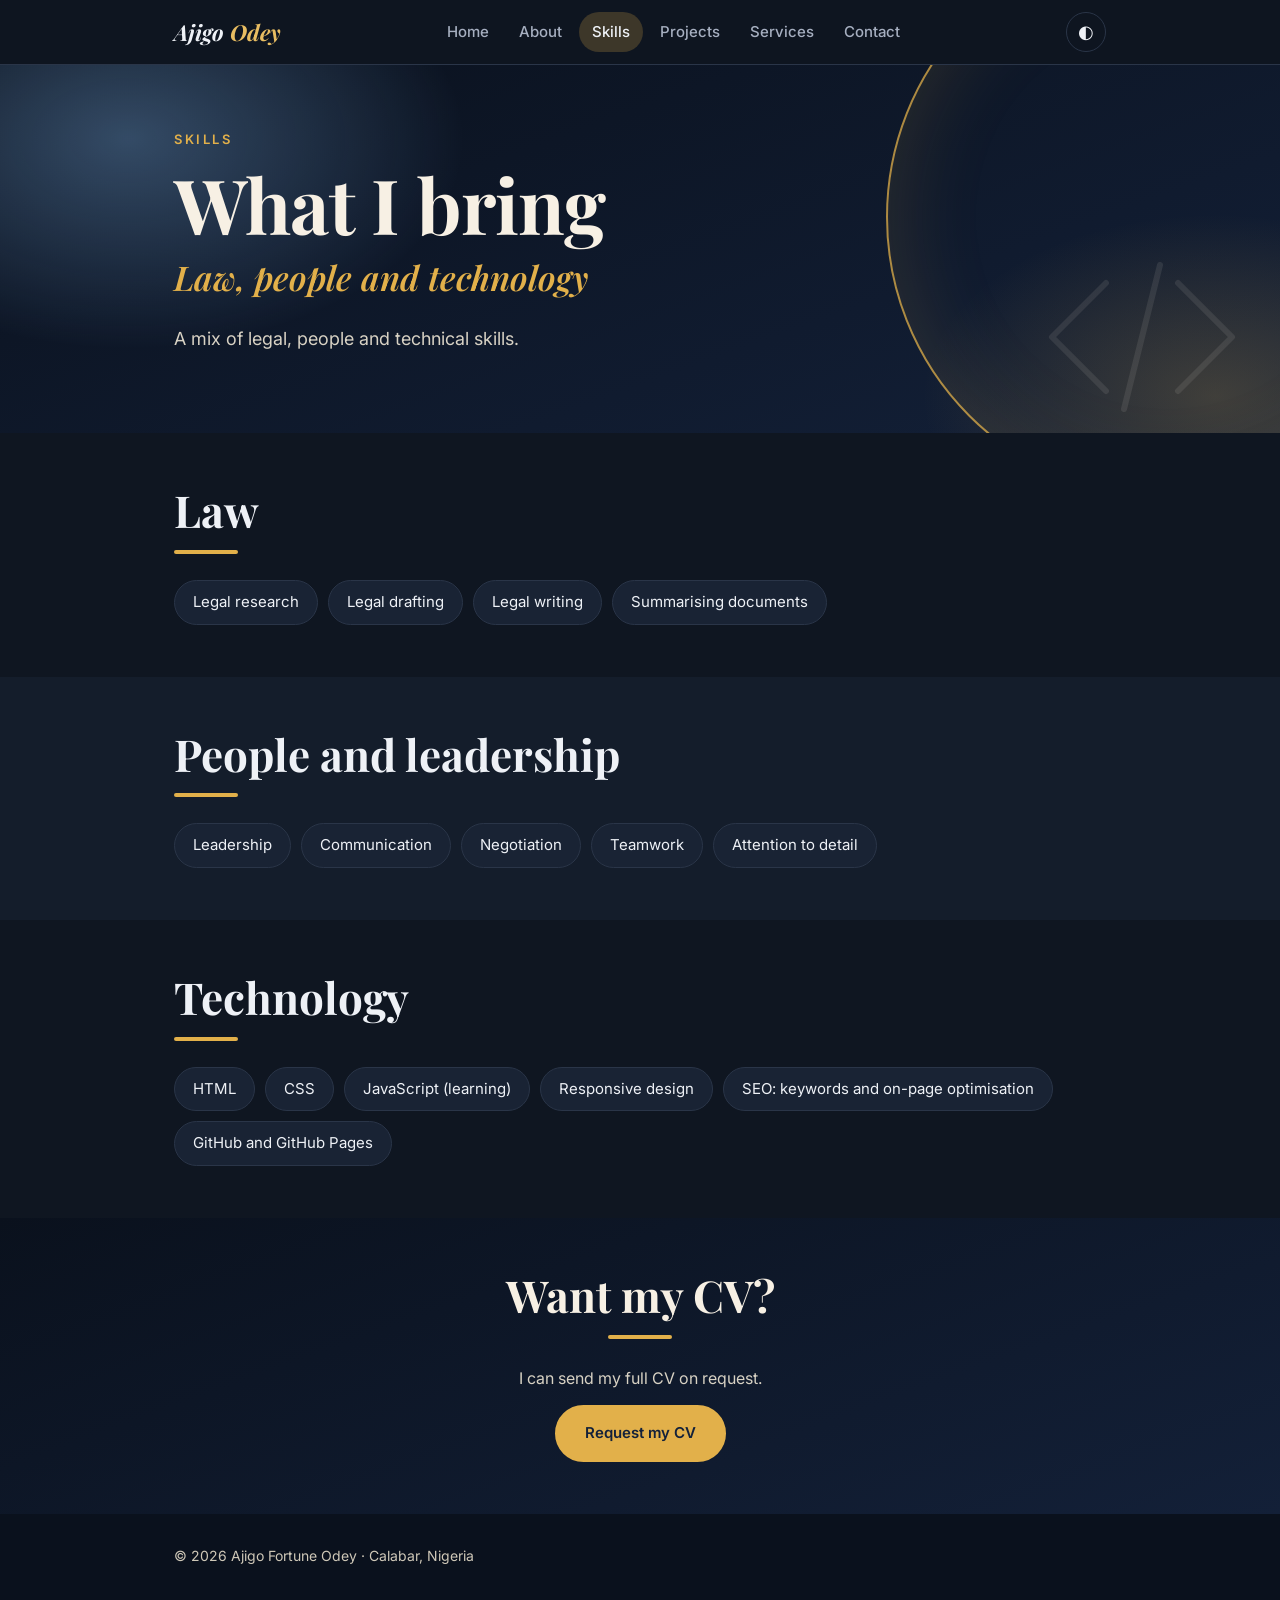
<file: skills.html>
<!doctype html>
<html lang="en">
<head>
<meta charset="utf-8">
<meta name="viewport" content="width=device-width, initial-scale=1">
<title>Skills: Law, Communication, SEO and Web Development | Ajigo Fortune Odey</title>
<meta name="description" content="Legal, communication and web development skills of Ajigo Fortune Odey.">
<link rel="preconnect" href="https://fonts.googleapis.com">
<link rel="preconnect" href="https://fonts.gstatic.com" crossorigin>
<link href="https://fonts.googleapis.com/css2?family=Inter:wght@400;500;600&family=Playfair+Display:ital,wght@0,600;0,700;1,600;1,700&display=swap" rel="stylesheet">
<meta name="google-site-verification" content="YgMVKE3kGtt9CGAGAoj43GXKunGdQOUd8tYWtHK_9ls" />
<meta name="robots" content="index, follow">
<meta name="author" content="Ajigo Fortune Odey">
<link rel="canonical" href="https://ajigofortune.github.io/skills.html">
<meta property="og:type" content="website">
<meta property="og:site_name" content="Ajigo Fortune Odey">
<meta property="og:title" content="Skills: Law, Communication, SEO and Web Development | Ajigo Fortune Odey">
<meta property="og:description" content="Legal, communication and web development skills of Ajigo Fortune Odey.">
<meta property="og:url" content="https://ajigofortune.github.io/skills.html">
<meta property="og:image" content="https://ajigofortune.github.io/portrait.jpg">
<meta name="twitter:card" content="summary">
<meta name="twitter:image" content="https://ajigofortune.github.io/portrait.jpg">
<meta name="twitter:title" content="Skills: Law, Communication, SEO and Web Development | Ajigo Fortune Odey">
<meta name="twitter:description" content="Legal, communication and web development skills of Ajigo Fortune Odey.">
<link rel="stylesheet" href="style.css?v=5">
<script>(function(){try{var t=localStorage.getItem("theme");if(!t){var h=new Date().getHours();t=(h>=6&&h<18)?"light":"dark";}document.documentElement.setAttribute("data-theme",t);}catch(e){}})();</script>
<script>try{if(sessionStorage.getItem("seen"))document.documentElement.className+=" seen"}catch(e){}</script>
</head>
<body>
<div id="loader" aria-hidden="true"><div class="ring"></div><span>AO</span></div>
<div id="progress"></div>
<header class="site-header">
  <div class="wrap nav-bar">
    <a class="brand" href="index.html">Ajigo <span>Odey</span></a>
    <nav id="nav">
      <a href="index.html">Home</a>
      <a href="about.html">About</a>
      <a href="skills.html">Skills</a>
      <a href="projects.html">Projects</a>
      <a href="services.html">Services</a>
      <a href="contact.html">Contact</a>
    </nav>
    <div class="right">
      <button class="icon-btn" id="themeBtn" aria-label="Switch light or dark mode">&#9680;</button>
      <button class="icon-btn menu-btn" id="menuBtn" aria-label="Open menu" aria-expanded="false">&#9776;</button>
    </div>
  </div>
</header>
<div class="hero-band"><svg class="deco" viewBox="0 0 200 200" aria-hidden="true" fill="none" stroke="currentColor" stroke-width="5" stroke-linecap="round" stroke-linejoin="round"><path d="M70 55L25 100l45 45M130 55l45 45-45 45M115 40L85 160"/></svg><div class="wrap hero small">
  
  <p class="eyebrow">Skills</p>
  <h1>What I bring</h1>
  <p class="subtitle">Law, people and technology</p>
  <p class="lead">A mix of legal, people and technical skills.</p>
  
</div></div>
<section class="band  reveal"><div class="wrap">
<h2>Law</h2>
<ul class="tags"><li>Legal research</li><li>Legal drafting</li><li>Legal writing</li><li>Summarising documents</li></ul>
</div></section>
<section class="band alt reveal"><div class="wrap">
<h2>People and leadership</h2>
<ul class="tags"><li>Leadership</li><li>Communication</li><li>Negotiation</li><li>Teamwork</li><li>Attention to detail</li></ul>
</div></section>
<section class="band  reveal"><div class="wrap">
<h2>Technology</h2>
<ul class="tags"><li>HTML</li><li>CSS</li><li>JavaScript (learning)</li><li>Responsive design</li><li>SEO: keywords and on-page optimisation</li><li>GitHub and GitHub Pages</li></ul>
</div></section>
<section class="band dark center reveal"><div class="wrap">
<h2>Want my CV?</h2>
<p>I can send my full CV on request.</p>
<div class="btns" style="justify-content:center"><a class="btn" href="mailto:ajigofortune@gmail.com?subject=CV%20request">Request my CV</a></div>
</div></section>

<footer>
  <div class="wrap">&copy; 2026 Ajigo Fortune Odey &middot; Calabar, Nigeria</div>
</footer>
<div class="dock">
  <a href="index.html">Home</a>
  <a href="projects.html">Projects</a>
  <a href="services.html">Services</a>
  <a href="contact.html">Contact</a>
</div>
<button class="icon-btn" id="toTop" aria-label="Back to top">&uarr;</button>
<script src="script.js"></script>
</body>
</html>
</file>
<file: style.css>
:root {
  --bg: #f7f0e4; --bg2: #efe4d1; --card: #fffaf1;
  --text: #1f2a3d; --muted: #5d6577;
  --accent: #1f4e79; --accent-text: #ffffff;
  --gold: #c8962e; --gold-text: #8a6212; --clay: #b4532f;
  --line: #e3d6bf; --navy: #13213a; --navy2: #1c3052; --cream: #f7f0e4;
  --shadow: 0 12px 32px rgba(19, 33, 58, .14);
}
:root[data-theme="dark"] {
  --bg: #0f1621; --bg2: #141d2b; --card: #192334;
  --text: #eef1f6; --muted: #a6afc0;
  --accent: #7fb2e5; --accent-text: #0e1420;
  --gold: #e2b04a; --gold-text: #e8bd62; --clay: #e08a63;
  --line: #2a3548; --navy: #0a111d; --navy2: #132038;
  --shadow: 0 12px 32px rgba(0, 0, 0, .45);
}

* { box-sizing: border-box; }
html { scroll-behavior: smooth; scroll-padding-top: 72px; }
body {
  margin: 0; background: var(--bg); color: var(--text);
  font-family: "Inter", -apple-system, "Segoe UI", Roboto, sans-serif;
  line-height: 1.65; animation: pageIn .5s ease both;
  transition: background .3s, color .3s;
}
@keyframes pageIn { from { opacity: 0; transform: translateY(6px); } to { opacity: 1; transform: none; } }
h1, h2, h3, h4, .brand { font-family: "Playfair Display", Georgia, "Times New Roman", serif; }
.wrap { max-width: 980px; margin: 0 auto; padding-left: 24px; padding-right: 24px; }
p { margin: 0 0 14px; }
a { color: inherit; }

/* Progress bar */
#progress { position: fixed; top: 0; left: 0; height: 3px; width: 0; z-index: 70; background: var(--gold); transition: width .1s linear; }

/* Header */
.site-header {
  position: sticky; top: 0; z-index: 60;
  background: color-mix(in srgb, var(--bg) 90%, transparent);
  backdrop-filter: blur(12px); border-bottom: 1px solid var(--line);
}
.nav-bar { display: flex; align-items: center; justify-content: space-between; height: 64px; }
.brand { font-weight: 700; font-size: 22px; font-style: italic; color: var(--text); text-decoration: none; }
.brand span { color: var(--gold-text); }
nav { display: flex; align-items: center; gap: 4px; }
nav a {
  font-size: 15px; font-weight: 500; color: var(--muted); text-decoration: none;
  padding: 8px 13px; border-radius: 999px; transition: color .2s, background .2s;
}
nav a:hover, nav a.active { color: var(--text); background: color-mix(in srgb, var(--gold) 22%, transparent); }
.right { display: flex; align-items: center; gap: 8px; }
.icon-btn {
  background: transparent; border: 1px solid var(--line); color: var(--text);
  width: 40px; height: 40px; border-radius: 50%; font-size: 18px; cursor: pointer;
  display: inline-flex; align-items: center; justify-content: center;
  transition: transform .2s, border-color .2s;
}
.icon-btn:hover { border-color: var(--gold); transform: translateY(-1px); }
.menu-btn { display: none; }
@media (max-width: 800px) {
  .menu-btn { display: inline-flex; }
  nav {
    position: absolute; top: 64px; left: 0; right: 0; flex-direction: column; align-items: stretch;
    background: var(--bg); border-bottom: 1px solid var(--line); padding: 10px 24px 18px;
    max-height: 0; overflow: hidden; opacity: 0; pointer-events: none;
    transition: max-height .3s ease, opacity .25s ease;
  }
  nav.open { max-height: 420px; opacity: 1; pointer-events: auto; }
  nav a { padding: 13px 14px; font-size: 16px; }
}

/* Floating bottom bar on phones */
.dock { display: none; }
@media (max-width: 800px) {
  body { padding-bottom: 96px; }
  .dock {
    display: flex; position: fixed; left: 50%; transform: translateX(-50%); bottom: 18px; z-index: 65;
    width: min(92%, 420px); gap: 4px; padding: 7px; border-radius: 999px;
    background: var(--navy); border: 1px solid var(--gold); box-shadow: 0 14px 34px rgba(0, 0, 0, .4);
  }
  .dock a {
    flex: 1; text-align: center; padding: 11px 4px; border-radius: 999px;
    color: #f7f0e4; text-decoration: none; font-size: 14px; font-weight: 600; transition: background .2s;
  }
  .dock a.active { background: var(--gold); color: #13213a; }
}

/* Bands */
.band { padding: 52px 0; }
.band.alt { background: var(--bg2); }
.band.dark { background: linear-gradient(160deg, var(--navy), var(--navy2)); color: #f7f0e4; }
.band.dark p { color: #d8d2c4; }
.band.dark h2, .band.dark h3 { color: #f7f0e4; }
.band.center { text-align: center; }

/* Hero (always dark navy) */
.hero-band {
  position: relative; isolation: isolate; overflow: hidden; color: #f7f0e4;
  background: linear-gradient(160deg, var(--navy), var(--navy2));
}
.hero-band::before {
  content: ""; position: absolute; z-index: -1; right: -170px; top: -130px;
  width: 560px; height: 560px; border-radius: 50%;
  border: 2px solid color-mix(in srgb, var(--gold) 75%, transparent);
  box-shadow: inset 0 0 90px color-mix(in srgb, var(--gold) 16%, transparent);
  animation: floaty 10s ease-in-out infinite alternate;
}
.hero-band::after {
  content: ""; position: absolute; inset: 0; z-index: -2;
  background:
    radial-gradient(480px 300px at 10% 20%, color-mix(in srgb, var(--accent) 35%, transparent), transparent 70%),
    radial-gradient(420px 260px at 95% 90%, color-mix(in srgb, var(--gold) 22%, transparent), transparent 70%);
}
@keyframes floaty { from { transform: translateY(0) rotate(0); } to { transform: translateY(18px) rotate(6deg); } }
.deco {
  position: absolute; z-index: -1; right: 18px; bottom: -24px; width: 240px; height: 240px;
  color: #f7f0e4; opacity: .09; filter: blur(.6px); pointer-events: none;
}
.hero { padding-top: 76px; padding-bottom: 48px; }
.hero.small { padding-top: 64px; padding-bottom: 52px; }
.eyebrow { font-size: 13px; letter-spacing: .2em; text-transform: uppercase; font-weight: 600; color: var(--gold); margin: 0 0 14px; }
.hero h1 { font-size: clamp(42px, 10vw, 76px); line-height: 1.04; margin: 0 0 6px; color: #f7f0e4; letter-spacing: -.01em; }
.hero .subtitle { font-family: "Playfair Display", Georgia, serif; font-style: italic; font-weight: 600; font-size: clamp(22px, 5vw, 34px); color: var(--gold); margin: 0 0 18px; }
.hero .lead { font-size: 18px; color: #d8d2c4; max-width: 580px; margin: 0 0 28px; }
.typed-line { font-size: 20px; margin: 0 0 14px; min-height: 32px; color: #f7f0e4; }
.typed-line .word { color: var(--gold); font-weight: 700; }
.cursor { color: var(--gold); margin-left: 2px; animation: blink 1s steps(1) infinite; }
@keyframes blink { 50% { opacity: 0; } }
.chips { display: flex; flex-wrap: wrap; gap: 8px; margin-top: 30px; }
.chip { font-size: 13px; padding: 7px 14px; border-radius: 999px; border: 1px solid color-mix(in srgb, var(--gold) 60%, transparent); color: #eadfc8; }

/* Buttons */
.btns { display: flex; gap: 12px; flex-wrap: wrap; }
.btn {
  display: inline-block; padding: 14px 28px; border-radius: 999px; font-weight: 600; font-size: 15px;
  text-decoration: none; cursor: pointer; border: 2px solid var(--gold);
  background: var(--gold); color: #13213a; font-family: inherit;
  transition: transform .2s, box-shadow .2s, background .2s;
}
.btn:hover { transform: translateY(-2px); box-shadow: var(--shadow); }
.btn.alt { background: transparent; color: var(--text); border-color: var(--line); }
.btn.alt:hover { border-color: var(--gold); }
.band.dark .btn.alt, .hero-band .btn.alt { color: #f7f0e4; border-color: rgba(247, 240, 228, .55); }
.band.dark .btn.alt:hover, .hero-band .btn.alt:hover { border-color: var(--gold); }

/* Headings */
h2 { font-size: clamp(30px, 6vw, 44px); line-height: 1.15; margin: 0 0 26px; }
h2::after { content: ""; display: block; width: 64px; height: 4px; border-radius: 3px; background: var(--gold); margin-top: 14px; }
.center h2::after { margin-left: auto; margin-right: auto; }
h3 { font-size: 20px; margin: 0 0 8px; }
.sub { color: var(--muted); max-width: 640px; }

/* Grids and cards */
.grid { display: grid; gap: 18px; }
@media (min-width: 680px) {
  .grid.two { grid-template-columns: 1fr 1fr; }
  .grid.three { grid-template-columns: 1fr 1fr 1fr; }
}
.card {
  background: var(--card); border: 1px solid var(--line); border-radius: 20px; padding: 24px;
  transition: transform .25s, box-shadow .25s, border-color .25s;
}
.card:hover { transform: translateY(-5px); box-shadow: var(--shadow); border-color: var(--gold); }
.card p { color: var(--muted); margin: 0; }
.card a.more { display: inline-block; margin-top: 12px; font-size: 14px; font-weight: 600; color: var(--gold-text); text-decoration: none; }
.tag { display: inline-block; font-size: 12px; text-transform: uppercase; letter-spacing: .12em; font-weight: 600; color: var(--gold-text); margin-bottom: 8px; }
.tags { display: flex; flex-wrap: wrap; gap: 10px; padding: 0; margin: 0; list-style: none; }
.tags li {
  font-size: 15px; padding: 9px 18px; border-radius: 999px; background: var(--card); border: 1px solid var(--line);
  transition: background .2s, color .2s, transform .2s;
}
.tags li:hover { background: var(--gold); color: #13213a; transform: translateY(-2px); }

/* Marquee ticker */
.marquee { overflow: hidden; white-space: nowrap; padding: 4px 0; line-height: 1.2; background: var(--gold); color: #13213a; }
.track { display: inline-block; animation: scrollx 34s linear infinite; }
.track span { font-size: 10px; line-height: 1.2; font-weight: 600; letter-spacing: .1em; text-transform: uppercase; }
.track span::after { content: "\2726"; margin: 0 14px; font-size: 8px; }
@keyframes scrollx { to { transform: translateX(-50%); } }

/* Stats */
.stats { display: grid; grid-template-columns: repeat(3, 1fr); gap: 14px; }
.stat { text-align: center; padding: 22px 10px; border-radius: 20px; background: var(--card); border: 1px solid var(--line); }
.stat b { display: block; font-family: "Playfair Display", Georgia, serif; font-size: clamp(28px, 7vw, 44px); color: var(--gold-text); line-height: 1.1; }
.stat span { font-size: 13px; color: var(--muted); }

/* Feature with photo */
.feature { display: grid; gap: 34px; align-items: center; }
@media (min-width: 780px) { .feature { grid-template-columns: .9fr 1.1fr; } }
.frame { margin: 0; border: 5px solid var(--gold); border-radius: 24px; overflow: hidden; background: var(--card); box-shadow: var(--shadow); }
.frame img { display: block; width: 100%; height: auto; }
.frame figcaption { font-size: 13px; color: var(--muted); padding: 10px 14px; }
ul.ticks { list-style: none; padding: 0; margin: 0 0 18px; }
ul.ticks li { position: relative; padding-left: 30px; margin-bottom: 10px; }
ul.ticks li::before { content: "\2713"; position: absolute; left: 0; top: 0; color: var(--gold); font-weight: 700; }
.case h4 { font-size: 17px; margin: 14px 0 4px; color: var(--clay); }
.case p { color: var(--muted); }

/* Project illustration banner */
.thumb { position: relative; overflow: hidden; height: 120px; border-radius: 14px; margin-bottom: 16px; display: flex; align-items: center; justify-content: center; }
.thumb::before { content: ""; position: absolute; top: -34px; right: -24px; width: 140px; height: 140px; border-radius: 50%; background: rgba(255, 255, 255, .28); filter: blur(30px); }
.thumb svg { position: relative; z-index: 1; }
.t-web { background: linear-gradient(135deg, #1f4e79, #3b82c4); }
.t-cv { background: linear-gradient(135deg, #0f766e, #2bb3a3); }
.t-game { background: linear-gradient(135deg, #4c3a9e, #8a5cf0); }
.t-coffee { background: linear-gradient(135deg, #6b3f1d, #d08a3c); }
.badge { display: inline-block; font-size: 12px; padding: 4px 12px; border-radius: 999px; border: 1px solid var(--line); color: var(--muted); margin: 10px 6px 0 0; }
.badge.live { border-color: var(--gold); color: var(--gold-text); }
.note { font-size: 14px; color: var(--muted); }

/* Timeline */
.timeline { border-left: 2px solid var(--gold); margin-left: 8px; padding-left: 28px; }
.t-item { position: relative; margin-bottom: 30px; }
.t-item::before { content: ""; position: absolute; left: -37px; top: 8px; width: 16px; height: 16px; border-radius: 50%; background: var(--gold); box-shadow: 0 0 0 5px var(--bg); }
.band.alt .t-item::before { box-shadow: 0 0 0 5px var(--bg2); }
.t-item p { color: var(--muted); margin: 0 0 8px; }

/* Filters, FAQ, steps */
.filters { display: flex; flex-wrap: wrap; gap: 10px; margin-bottom: 22px; }
.filter { font-size: 14px; padding: 9px 20px; border-radius: 999px; cursor: pointer; background: transparent; color: var(--text); border: 1px solid var(--line); font-family: inherit; transition: all .2s; }
.filter:hover { border-color: var(--gold); }
.filter.active { background: var(--gold); color: #13213a; border-color: var(--gold); font-weight: 600; }
.service.hide { display: none; }
details { background: var(--card); border: 1px solid var(--line); border-radius: 16px; padding: 16px 20px; margin-bottom: 12px; }
summary { font-weight: 600; cursor: pointer; list-style: none; display: flex; justify-content: space-between; align-items: center; }
summary::-webkit-details-marker { display: none; }
summary::after { content: "+"; font-size: 22px; color: var(--gold-text); transition: transform .2s; }
details[open] summary::after { transform: rotate(45deg); }
details p { margin: 10px 0 0; color: var(--muted); }
.steps { counter-reset: step; }
.steps .card { position: relative; padding-left: 78px; }
.steps .card::before {
  counter-increment: step; content: counter(step); position: absolute; left: 22px; top: 22px;
  width: 38px; height: 38px; border-radius: 50%; background: var(--gold); color: #13213a;
  display: flex; align-items: center; justify-content: center; font-weight: 700;
}

/* Form */
form { display: grid; gap: 14px; margin-bottom: 20px; max-width: 560px; }
label { font-size: 14px; color: var(--muted); }
input, textarea { width: 100%; margin-top: 6px; padding: 14px 16px; border-radius: 14px; border: 1px solid var(--line); background: var(--card); color: var(--text); font-family: inherit; font-size: 16px; }
input:focus, textarea:focus { outline: 2px solid var(--gold); outline-offset: 1px; }
textarea { min-height: 120px; resize: vertical; }

footer { padding: 30px 0 40px; background: var(--navy); color: #cfc8b8; font-size: 14px; }
@media (max-width: 800px) { footer { padding-bottom: 110px; } }

/* Reveal, back to top */
.reveal { opacity: 0; transform: translateY(20px); transition: opacity .6s ease, transform .6s ease; }
.reveal.show { opacity: 1; transform: none; }
#toTop { position: fixed; right: 18px; bottom: 18px; z-index: 64; opacity: 0; pointer-events: none; transition: opacity .25s; background: var(--gold); color: #13213a; border-color: var(--gold); }
#toTop.show { opacity: 1; pointer-events: auto; }
@media (max-width: 800px) { #toTop { bottom: 92px; } }

@media (prefers-reduced-motion: reduce) {
  * { transition: none !important; scroll-behavior: auto !important; }
  .reveal { opacity: 1; transform: none; }
  .track, .hero-band::before, body { animation: none !important; }
}
.moments { display: flex; gap: 16px; flex-wrap: wrap; }
.moments .frame { max-width: 260px; border-width: 4px; border-radius: 18px; }

/* page loader (plays once per visit) */
#loader{position:fixed;inset:0;z-index:9999;background:#13213a;display:grid;place-items:center;pointer-events:none;animation:ldOut .5s ease 1.1s forwards}
.seen #loader{display:none}
#loader .ring{grid-area:1/1;width:86px;height:86px;border-radius:50%;border:3px solid rgba(224,174,74,.22);border-top-color:#e0ae4a;animation:ldSpin .9s linear infinite}
#loader span{grid-area:1/1;font:700 22px Georgia,"Playfair Display",serif;color:#e0ae4a;letter-spacing:.06em;animation:ldPulse 1.1s ease-in-out infinite}
@keyframes ldSpin{to{transform:rotate(360deg)}}
@keyframes ldPulse{50%{opacity:.55}}
@keyframes ldOut{to{opacity:0;visibility:hidden}}
@media (prefers-reduced-motion:reduce){#loader{display:none}}
.t-app { background: linear-gradient(135deg, #13213a, #c98f2a); }
.stat span { display: block; line-height: 1.35; margin-top: 4px; }

/* personal portrait */
.wrap.hero { position: relative; }
.me { width: 132px; height: 132px; border-radius: 50%; padding: 4px; margin: 0 0 22px; background: linear-gradient(145deg, #f0c15f, #c98f2a); box-shadow: 0 14px 34px rgba(0,0,0,.45); animation: mePop .8s cubic-bezier(.2,.8,.2,1) both; }
.me img { display: block; width: 100%; height: 100%; border-radius: 50%; object-fit: cover; object-position: 50% 16%; border: 3px solid #13213a; }
@keyframes mePop { from { opacity: 0; transform: scale(.85); } to { opacity: 1; transform: none; } }
@media (min-width: 820px) {
  .hero.has-me { padding-right: 360px; }
  .hero.has-me .me { position: absolute; right: 24px; top: 50%; margin: 0; width: 290px; height: 290px; transform: translateY(-50%); animation: none; }
}
.thumb.shot { height: auto; aspect-ratio: 900 / 346; display: block; background: #1b120d; }
.thumb.shot::before { display: none; }
.thumb.shot img { display: block; width: 100%; height: 100%; object-fit: cover; }
</file>
